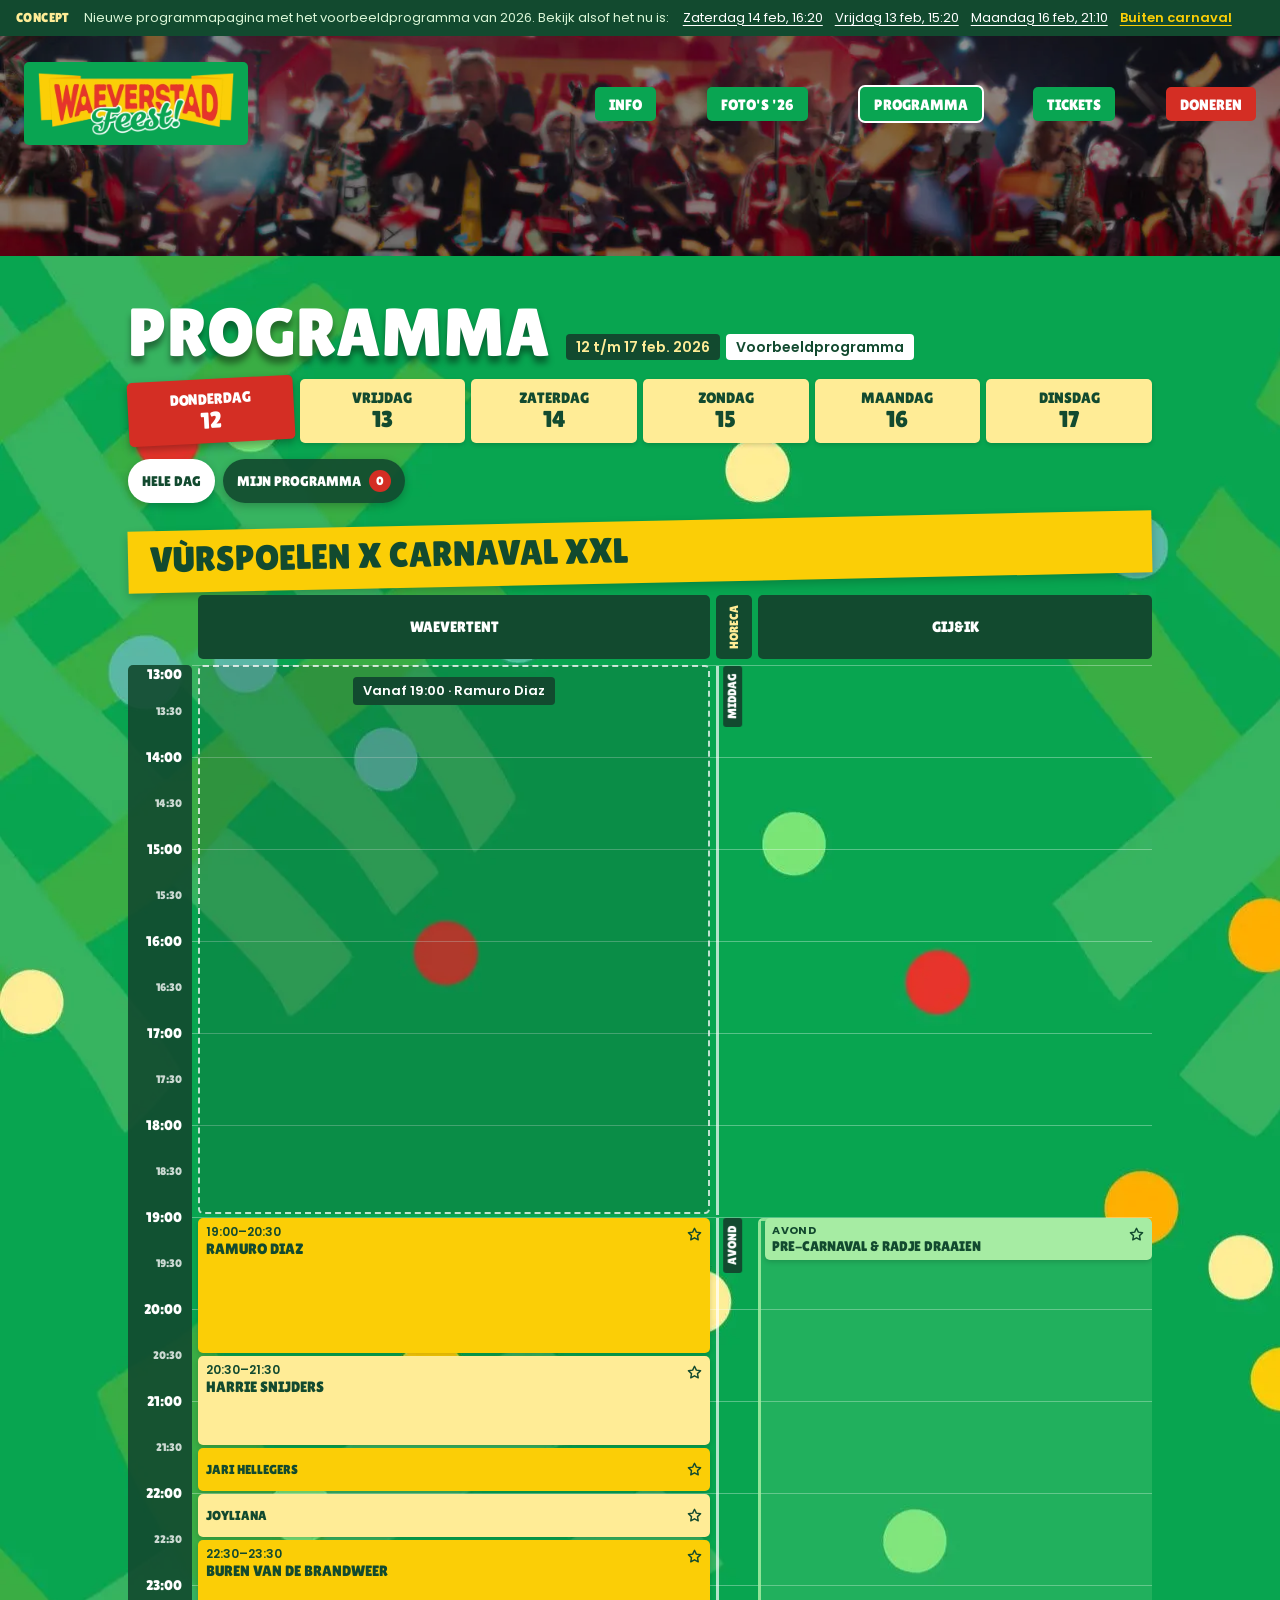
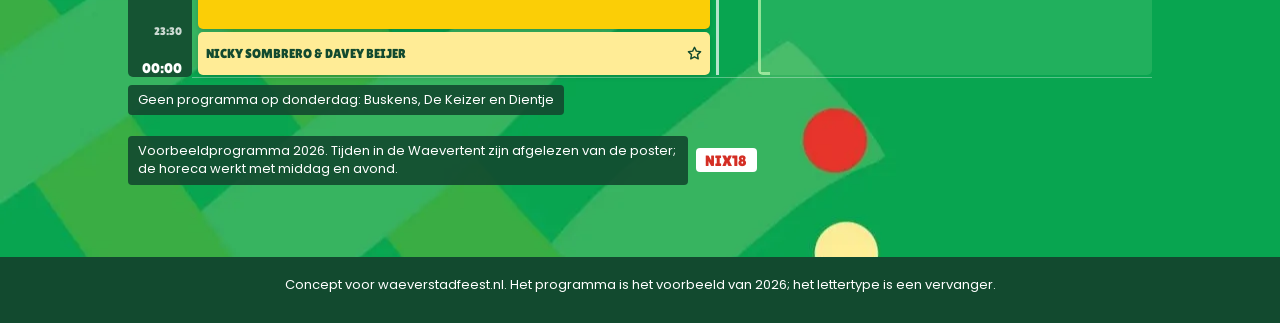
<file: docs/index.html>
<!doctype html>
<html lang="nl">
<head>
<meta charset="utf-8">
<meta name="viewport" content="width=device-width, initial-scale=1">
<meta name="robots" content="noindex, nofollow">
<title>Programma | Waeverstadfeest (concept)</title>
<link rel="preload" href="assets/fonts/LilitaOne-Regular.ttf" as="font" type="font/ttf" crossorigin>
<link rel="icon" href="assets/favicon.png" sizes="192x192">
<link rel="stylesheet" href="assets/schedule.css?v=857a0300">
<style>
/* Self-hosted OFL fonts (see assets/fonts/OFL-*.txt): no requests to Google, so no visitor IPs leave this page. */
@font-face { font-family: 'Lilita One'; font-style: normal; font-weight: 400; font-display: swap; src: url(assets/fonts/LilitaOne-Regular.ttf) format('truetype'); }
@font-face { font-family: 'Poppins'; font-style: normal; font-weight: 400; font-display: swap; src: url(assets/fonts/poppins-400.woff2) format('woff2'); }
@font-face { font-family: 'Poppins'; font-style: normal; font-weight: 500; font-display: swap; src: url(assets/fonts/poppins-500.woff2) format('woff2'); }
@font-face { font-family: 'Poppins'; font-style: normal; font-weight: 600; font-display: swap; src: url(assets/fonts/poppins-600.woff2) format('woff2'); }
@font-face { font-family: 'Poppins'; font-style: normal; font-weight: 700; font-display: swap; src: url(assets/fonts/poppins-700.woff2) format('woff2'); }
html { background: #09a552; }
body { margin: 0; color: #124a2f; font-family: Poppins, Helvetica, Arial, sans-serif; background: #09a552 url(assets/background.webp) left top / 1980px auto repeat; }
.wvp { --wvp-display: 'Lilita One', Poppins, Helvetica, Arial, sans-serif; }
.demo-bar { display: flex; flex-wrap: wrap; align-items: center; gap: 6px 14px; padding: 9px 16px; background: #124a2f; color: #fff; font-size: 13px; line-height: 1.4; }
.demo-bar strong { font-family: 'Lilita One', Poppins, sans-serif; font-weight: 400; color: #ffec96; letter-spacing: .03em; text-transform: uppercase; }
.demo-bar span { color: #d9f5d6; }
.demo-bar nav { display: flex; flex-wrap: wrap; gap: 4px 12px; }
.demo-bar a { color: #fff; text-underline-offset: 3px; }
.demo-bar a[aria-current] { color: #fbce06; font-weight: 600; }
.site-head { position: relative; height: 220px; background: #2a1d1a url(assets/hero.webp) center 30% / cover; }
.site-head::after { content: ''; position: absolute; inset: 0; background: rgba(0, 0, 0, .28); }
.site-nav { position: relative; z-index: 1; display: flex; align-items: center; justify-content: space-between; gap: 24px; padding: 26px 24px; }
.site-nav img { display: block; height: 64px; width: auto; }
.site-nav ul { display: flex; gap: clamp(16px, 4vw, 64px); margin: 0; padding: 0; list-style: none; }
.site-nav a { display: inline-block; padding: 10px 14px 9px; border-radius: 5px; background: #09a552; color: #fff; font-family: 'Lilita One', Poppins, sans-serif; font-size: 15px; line-height: 1; text-decoration: none; text-transform: uppercase; }
.site-nav a.donate { background: #d42e24; }
.site-nav a[aria-current] { box-shadow: 0 0 0 2px #fff; }
.burger { display: none; width: 42px; height: 42px; place-content: center; gap: 5px; border: 2px solid #fff; border-radius: 5px; background: #e6342a; }
.burger i { display: block; width: 20px; height: 3px; border-radius: 2px; background: #fff; }
main { padding: 44px 0 72px; }
.row { width: 80%; max-width: 1080px; margin: 0 auto; }
.demo-foot { padding: 18px 16px 28px; background: #124a2f; color: #fff; font-size: 13px; text-align: center; }
@media (max-width: 980px) {
  .site-head { height: 120px; }
  .site-nav { padding: 16px; }
  .site-nav img { height: 46px; }
  .site-nav ul { display: none; }
  .burger { display: grid; }
  main { padding-top: 26px; }
  .row { width: auto; margin: 0 16px; }
}
</style>
</head>
<body>
<div class="demo-bar"><strong>Concept</strong><span>Nieuwe programmapagina met het voorbeeldprogramma van 2026. Bekijk alsof het nu is:</span><nav><a href="?now=2026-02-14T16:20" data-now="2026-02-14T16:20">Zaterdag 14 feb, 16:20</a><a href="?now=2026-02-13T15:20" data-now="2026-02-13T15:20">Vrijdag 13 feb, 15:20</a><a href="?now=2026-02-16T21:10" data-now="2026-02-16T21:10">Maandag 16 feb, 21:10</a><a href="./" data-now="">Buiten carnaval</a></nav></div>
<header class="site-head">
  <div class="site-nav">
    <a href="https://waeverstadfeest.nl/" aria-label="Waeverstad Feest! home"><img src="assets/logo.webp" alt="Waeverstad Feest!" width="196" height="64"></a>
    <ul>
      <li><a href="https://waeverstadfeest.nl/info/">Info</a></li>
      <li><a href="https://waeverstadfeest.nl/fotos/">Foto's '26</a></li>
      <li><a href="./" aria-current="page">Programma</a></li>
      <li><a href="https://waeverstadfeest.nl/tickets/">Tickets</a></li>
      <li><a class="donate" href="https://waeverstadfeest.nl/doneren/">Doneren</a></li>
    </ul>
    <span class="burger" aria-hidden="true"><i></i><i></i><i></i></span>
  </div>
</header>
<main><div class="row">
<div class="wvp" data-wvp data-start="13" data-end="24" data-year="2026" style="--hours:11"><script>document.currentScript.parentNode.setAttribute("data-js","")</script><div class="wvp-header"><h2 class="wvp-title">Programma</h2><p class="wvp-period"><span>12 t/m 17 feb. 2026</span><span class="wvp-sample">Voorbeeldprogramma</span></p></div><div class="wvp-days" role="tablist" aria-label="Kies een dag"><button type="button" role="tab" class="wvp-daytab" id="wvp-tab-2026-02-12" data-date="2026-02-12" aria-controls="wvp-day-2026-02-12" aria-selected="true"><span class="wvp-daytab-short" aria-hidden="true">DO</span><span class="wvp-daytab-long" aria-hidden="true">donderdag</span><span class="wvp-daytab-num" aria-hidden="true">12</span><span class="wvp-sr">donderdag 12 februari</span></button><button type="button" role="tab" class="wvp-daytab" id="wvp-tab-2026-02-13" data-date="2026-02-13" aria-controls="wvp-day-2026-02-13" aria-selected="false" tabindex="-1"><span class="wvp-daytab-short" aria-hidden="true">VR</span><span class="wvp-daytab-long" aria-hidden="true">vrijdag</span><span class="wvp-daytab-num" aria-hidden="true">13</span><span class="wvp-sr">vrijdag 13 februari</span></button><button type="button" role="tab" class="wvp-daytab" id="wvp-tab-2026-02-14" data-date="2026-02-14" aria-controls="wvp-day-2026-02-14" aria-selected="false" tabindex="-1"><span class="wvp-daytab-short" aria-hidden="true">ZA</span><span class="wvp-daytab-long" aria-hidden="true">zaterdag</span><span class="wvp-daytab-num" aria-hidden="true">14</span><span class="wvp-sr">zaterdag 14 februari</span></button><button type="button" role="tab" class="wvp-daytab" id="wvp-tab-2026-02-15" data-date="2026-02-15" aria-controls="wvp-day-2026-02-15" aria-selected="false" tabindex="-1"><span class="wvp-daytab-short" aria-hidden="true">ZO</span><span class="wvp-daytab-long" aria-hidden="true">zondag</span><span class="wvp-daytab-num" aria-hidden="true">15</span><span class="wvp-sr">zondag 15 februari</span></button><button type="button" role="tab" class="wvp-daytab" id="wvp-tab-2026-02-16" data-date="2026-02-16" aria-controls="wvp-day-2026-02-16" aria-selected="false" tabindex="-1"><span class="wvp-daytab-short" aria-hidden="true">MA</span><span class="wvp-daytab-long" aria-hidden="true">maandag</span><span class="wvp-daytab-num" aria-hidden="true">16</span><span class="wvp-sr">maandag 16 februari</span></button><button type="button" role="tab" class="wvp-daytab" id="wvp-tab-2026-02-17" data-date="2026-02-17" aria-controls="wvp-day-2026-02-17" aria-selected="false" tabindex="-1"><span class="wvp-daytab-short" aria-hidden="true">DI</span><span class="wvp-daytab-long" aria-hidden="true">dinsdag</span><span class="wvp-daytab-num" aria-hidden="true">17</span><span class="wvp-sr">dinsdag 17 februari</span></button></div><section class="wvp-mine" hidden aria-labelledby="wvp-mine-title"><h3 class="wvp-mine-title" id="wvp-mine-title">Mijn programma</h3><div class="wvp-mine-list"></div><p class="wvp-hint" role="status">Tik op het sterretje bij een act. Dan staat hij hier, ook als je de pagina later weer opent.</p></section><section class="wvp-day is-active" id="wvp-day-2026-02-12" role="tabpanel" aria-labelledby="wvp-tab-2026-02-12" data-date="2026-02-12"><header class="wvp-theme"><h3 class="wvp-theme-title"><span class="wvp-theme-date">Donderdag 12 februari: </span><span class="wvp-theme-part">Vùrspoelen x Carnaval XXL</span></h3></header><div class="wvp-timeline"><div class="wvp-scroller" tabindex="0" role="region" aria-label="Tijdlijn donderdag 12 februari. Veeg of scroll opzij voor de rest van de dag."><div class="wvp-canvas"><div class="wvp-ruler" aria-hidden="true"><span class="wvp-corner"></span><div class="wvp-ticks"><span class="wvp-tick" style="--t:0">13:00</span><span class="wvp-tick wvp-tick--half" style="--t:0.5">13:30</span><span class="wvp-tick" style="--t:1">14:00</span><span class="wvp-tick wvp-tick--half" style="--t:1.5">14:30</span><span class="wvp-tick" style="--t:2">15:00</span><span class="wvp-tick wvp-tick--half" style="--t:2.5">15:30</span><span class="wvp-tick" style="--t:3">16:00</span><span class="wvp-tick wvp-tick--half" style="--t:3.5">16:30</span><span class="wvp-tick" style="--t:4">17:00</span><span class="wvp-tick wvp-tick--half" style="--t:4.5">17:30</span><span class="wvp-tick" style="--t:5">18:00</span><span class="wvp-tick wvp-tick--half" style="--t:5.5">18:30</span><span class="wvp-tick" style="--t:6">19:00</span><span class="wvp-tick wvp-tick--half" style="--t:6.5">19:30</span><span class="wvp-tick" style="--t:7">20:00</span><span class="wvp-tick wvp-tick--half" style="--t:7.5">20:30</span><span class="wvp-tick" style="--t:8">21:00</span><span class="wvp-tick wvp-tick--half" style="--t:8.5">21:30</span><span class="wvp-tick" style="--t:9">22:00</span><span class="wvp-tick wvp-tick--half" style="--t:9.5">22:30</span><span class="wvp-tick" style="--t:10">23:00</span><span class="wvp-tick wvp-tick--half" style="--t:10.5">23:30</span><span class="wvp-tick" style="--t:11">00:00</span></div></div><div class="wvp-hourlines" aria-hidden="true"><i style="--t:0"></i><i style="--t:1"></i><i style="--t:2"></i><i style="--t:3"></i><i style="--t:4"></i><i style="--t:5"></i><i style="--t:6"></i><i style="--t:7"></i><i style="--t:8"></i><i style="--t:9"></i><i style="--t:10"></i><i style="--t:11"></i></div><div class="wvp-row" data-location="waevertent"><h4 class="wvp-label">Waevertent</h4><ol class="wvp-lane" style="--lanes:1"><li class="wvp-gap" aria-hidden="true" style="--from:0;--dur:6"><span>Vanaf 19:00 · Ramuro Diaz</span></li><li class="wvp-slot" style="--from:6;--dur:1.5" data-id="2026-02-12_waevertent_19:00_ramuro-diaz" data-from="19" data-to="20.5"><div class="wvp-slot-inner"><time class="wvp-time">19:00<span class="wvp-time-end">–20:30</span></time><span class="wvp-name">Ramuro Diaz</span><button type="button" class="wvp-star" aria-pressed="false" aria-label="Ramuro Diaz bewaren in Mijn programma"><svg viewBox="0 0 24 24" aria-hidden="true" focusable="false"><path d="M12 3.2l2.6 5.5 6 .8-4.4 4.1 1.1 5.9L12 16.6l-5.3 2.9 1.1-5.9-4.4-4.1 6-.8z"/></svg></button></div></li><li class="wvp-slot wvp-slot--alt" style="--from:7.5;--dur:1" data-id="2026-02-12_waevertent_20:30_harrie-snijders" data-from="20.5" data-to="21.5"><div class="wvp-slot-inner"><time class="wvp-time">20:30<span class="wvp-time-end">–21:30</span></time><span class="wvp-name">Harrie Snijders</span><button type="button" class="wvp-star" aria-pressed="false" aria-label="Harrie Snijders bewaren in Mijn programma"><svg viewBox="0 0 24 24" aria-hidden="true" focusable="false"><path d="M12 3.2l2.6 5.5 6 .8-4.4 4.1 1.1 5.9L12 16.6l-5.3 2.9 1.1-5.9-4.4-4.1 6-.8z"/></svg></button></div></li><li class="wvp-slot wvp-slot--short" style="--from:8.5;--dur:0.5" data-id="2026-02-12_waevertent_21:30_jari-hellegers" data-from="21.5" data-to="22"><div class="wvp-slot-inner"><time class="wvp-time">21:30<span class="wvp-time-end">–22:00</span></time><span class="wvp-name">Jari Hellegers</span><button type="button" class="wvp-star" aria-pressed="false" aria-label="Jari Hellegers bewaren in Mijn programma"><svg viewBox="0 0 24 24" aria-hidden="true" focusable="false"><path d="M12 3.2l2.6 5.5 6 .8-4.4 4.1 1.1 5.9L12 16.6l-5.3 2.9 1.1-5.9-4.4-4.1 6-.8z"/></svg></button></div></li><li class="wvp-slot wvp-slot--alt wvp-slot--short" style="--from:9;--dur:0.5" data-id="2026-02-12_waevertent_22:00_joyliana" data-from="22" data-to="22.5"><div class="wvp-slot-inner"><time class="wvp-time">22:00<span class="wvp-time-end">–22:30</span></time><span class="wvp-name">Joyliana</span><button type="button" class="wvp-star" aria-pressed="false" aria-label="Joyliana bewaren in Mijn programma"><svg viewBox="0 0 24 24" aria-hidden="true" focusable="false"><path d="M12 3.2l2.6 5.5 6 .8-4.4 4.1 1.1 5.9L12 16.6l-5.3 2.9 1.1-5.9-4.4-4.1 6-.8z"/></svg></button></div></li><li class="wvp-slot" style="--from:9.5;--dur:1" data-id="2026-02-12_waevertent_22:30_buren-van-de-brandweer" data-from="22.5" data-to="23.5"><div class="wvp-slot-inner"><time class="wvp-time">22:30<span class="wvp-time-end">–23:30</span></time><span class="wvp-name">Buren van de Brandweer</span><button type="button" class="wvp-star" aria-pressed="false" aria-label="Buren van de Brandweer bewaren in Mijn programma"><svg viewBox="0 0 24 24" aria-hidden="true" focusable="false"><path d="M12 3.2l2.6 5.5 6 .8-4.4 4.1 1.1 5.9L12 16.6l-5.3 2.9 1.1-5.9-4.4-4.1 6-.8z"/></svg></button></div></li><li class="wvp-slot wvp-slot--alt wvp-slot--short" style="--from:10.5;--dur:0.5" data-id="2026-02-12_waevertent_23:30_nicky-sombrero-davey-beijer" data-from="23.5" data-to="24"><div class="wvp-slot-inner"><time class="wvp-time">23:30<span class="wvp-time-end">–00:00</span></time><span class="wvp-name">Nicky Sombrero &amp; Davey Beijer</span><button type="button" class="wvp-star" aria-pressed="false" aria-label="Nicky Sombrero &amp; Davey Beijer bewaren in Mijn programma"><svg viewBox="0 0 24 24" aria-hidden="true" focusable="false"><path d="M12 3.2l2.6 5.5 6 .8-4.4 4.1 1.1 5.9L12 16.6l-5.3 2.9 1.1-5.9-4.4-4.1 6-.8z"/></svg></button></div></li></ol></div><div class="wvp-row wvp-row--divider"><h4 class="wvp-label wvp-label--divider">Horeca</h4><div class="wvp-dayparts" aria-hidden="true"><span style="--from:0;--dur:6"><b>Middag</b></span><span style="--from:6;--dur:5"><b>Avond</b></span></div></div><div class="wvp-row wvp-row--bar" data-location="gijik" style="--lanes:1"><h4 class="wvp-label">Gij&amp;Ik</h4><ol class="wvp-lane"><li class="wvp-slot wvp-slot--daypart" style="--from:6;--dur:5;--lane:0" data-id="2026-02-12_gijik_evening_pre-carnaval-radje-draaien" data-from="19" data-to="24"><div class="wvp-slot-inner"><span class="wvp-part">Avond</span><span class="wvp-name">Pre-carnaval &amp; radje draaien</span><button type="button" class="wvp-star" aria-pressed="false" aria-label="Pre-carnaval &amp; radje draaien bewaren in Mijn programma"><svg viewBox="0 0 24 24" aria-hidden="true" focusable="false"><path d="M12 3.2l2.6 5.5 6 .8-4.4 4.1 1.1 5.9L12 16.6l-5.3 2.9 1.1-5.9-4.4-4.1 6-.8z"/></svg></button></div></li></ol></div><div class="wvp-now" hidden aria-hidden="true"><span class="wvp-now-tag">Nu <b></b></span></div></div></div><p class="wvp-closed">Geen programma op donderdag: Buskens, De Keizer en Dientje</p></div></section><section class="wvp-day" id="wvp-day-2026-02-13" role="tabpanel" aria-labelledby="wvp-tab-2026-02-13" data-date="2026-02-13"><header class="wvp-theme"><h3 class="wvp-theme-title"><span class="wvp-theme-date">Vrijdag 13 februari: </span><span class="wvp-theme-part">Nietwerkbal</span><span class="wvp-amp" aria-hidden="true"> &amp; </span><span class="wvp-sr">, </span><span class="wvp-theme-part">Crazy Carnaval Cantus <span class="wvp-age">18+</span></span></h3><p class="wvp-theme-sub">Dé gezelligste vrijmibo!</p></header><div class="wvp-timeline"><div class="wvp-scroller" tabindex="0" role="region" aria-label="Tijdlijn vrijdag 13 februari. Veeg of scroll opzij voor de rest van de dag."><div class="wvp-canvas"><div class="wvp-ruler" aria-hidden="true"><span class="wvp-corner"></span><div class="wvp-ticks"><span class="wvp-tick" style="--t:0">13:00</span><span class="wvp-tick wvp-tick--half" style="--t:0.5">13:30</span><span class="wvp-tick" style="--t:1">14:00</span><span class="wvp-tick wvp-tick--half" style="--t:1.5">14:30</span><span class="wvp-tick" style="--t:2">15:00</span><span class="wvp-tick wvp-tick--half" style="--t:2.5">15:30</span><span class="wvp-tick" style="--t:3">16:00</span><span class="wvp-tick wvp-tick--half" style="--t:3.5">16:30</span><span class="wvp-tick" style="--t:4">17:00</span><span class="wvp-tick wvp-tick--half" style="--t:4.5">17:30</span><span class="wvp-tick" style="--t:5">18:00</span><span class="wvp-tick wvp-tick--half" style="--t:5.5">18:30</span><span class="wvp-tick" style="--t:6">19:00</span><span class="wvp-tick wvp-tick--half" style="--t:6.5">19:30</span><span class="wvp-tick" style="--t:7">20:00</span><span class="wvp-tick wvp-tick--half" style="--t:7.5">20:30</span><span class="wvp-tick" style="--t:8">21:00</span><span class="wvp-tick wvp-tick--half" style="--t:8.5">21:30</span><span class="wvp-tick" style="--t:9">22:00</span><span class="wvp-tick wvp-tick--half" style="--t:9.5">22:30</span><span class="wvp-tick" style="--t:10">23:00</span><span class="wvp-tick wvp-tick--half" style="--t:10.5">23:30</span><span class="wvp-tick" style="--t:11">00:00</span></div></div><div class="wvp-hourlines" aria-hidden="true"><i style="--t:0"></i><i style="--t:1"></i><i style="--t:2"></i><i style="--t:3"></i><i style="--t:4"></i><i style="--t:5"></i><i style="--t:6"></i><i style="--t:7"></i><i style="--t:8"></i><i style="--t:9"></i><i style="--t:10"></i><i style="--t:11"></i></div><div class="wvp-row wvp-row--flags" data-location="waevertent"><h4 class="wvp-label">Waevertent</h4><ol class="wvp-lane" style="--lanes:1"><li class="wvp-slot" style="--from:0;--dur:2.25" data-id="2026-02-13_waevertent_13:00_dj-marcel" data-from="13" data-to="15.25"><div class="wvp-slot-inner"><time class="wvp-time">13:00<span class="wvp-time-end">–15:15</span></time><span class="wvp-name">DJ Marcel</span><button type="button" class="wvp-star" aria-pressed="false" aria-label="DJ Marcel bewaren in Mijn programma"><svg viewBox="0 0 24 24" aria-hidden="true" focusable="false"><path d="M12 3.2l2.6 5.5 6 .8-4.4 4.1 1.1 5.9L12 16.6l-5.3 2.9 1.1-5.9-4.4-4.1 6-.8z"/></svg></button></div></li><li class="wvp-slot wvp-slot--highlight" style="--from:2.25;--dur:0.25" data-id="2026-02-13_waevertent_15:15_eerste-vat-aanslaan" data-from="15.25" data-to="15.5"><div class="wvp-slot-inner"><span class="wvp-flag">Eerste vat aanslaan</span><time class="wvp-time">15:15</time><span class="wvp-sr">Eerste vat aanslaan</span></div></li><li class="wvp-slot wvp-slot--alt wvp-slot--short" style="--from:2.5;--dur:0.5" data-id="2026-02-13_waevertent_15:30_ralph-de-kort" data-from="15.5" data-to="16"><div class="wvp-slot-inner"><time class="wvp-time">15:30<span class="wvp-time-end">–16:00</span></time><span class="wvp-name">Ralph de Kort</span><button type="button" class="wvp-star" aria-pressed="false" aria-label="Ralph de Kort bewaren in Mijn programma"><svg viewBox="0 0 24 24" aria-hidden="true" focusable="false"><path d="M12 3.2l2.6 5.5 6 .8-4.4 4.1 1.1 5.9L12 16.6l-5.3 2.9 1.1-5.9-4.4-4.1 6-.8z"/></svg></button></div></li><li class="wvp-slot wvp-slot--short" style="--from:3;--dur:0.5" data-id="2026-02-13_waevertent_16:00_zanger-rens" data-from="16" data-to="16.5"><div class="wvp-slot-inner"><time class="wvp-time">16:00<span class="wvp-time-end">–16:30</span></time><span class="wvp-name">Zanger Rens</span><button type="button" class="wvp-star" aria-pressed="false" aria-label="Zanger Rens bewaren in Mijn programma"><svg viewBox="0 0 24 24" aria-hidden="true" focusable="false"><path d="M12 3.2l2.6 5.5 6 .8-4.4 4.1 1.1 5.9L12 16.6l-5.3 2.9 1.1-5.9-4.4-4.1 6-.8z"/></svg></button></div></li><li class="wvp-slot wvp-slot--alt wvp-slot--short" style="--from:3.5;--dur:0.5" data-id="2026-02-13_waevertent_16:30_geen-stempel" data-from="16.5" data-to="17"><div class="wvp-slot-inner"><time class="wvp-time">16:30<span class="wvp-time-end">–17:00</span></time><span class="wvp-name">Geen Stempel</span><button type="button" class="wvp-star" aria-pressed="false" aria-label="Geen Stempel bewaren in Mijn programma"><svg viewBox="0 0 24 24" aria-hidden="true" focusable="false"><path d="M12 3.2l2.6 5.5 6 .8-4.4 4.1 1.1 5.9L12 16.6l-5.3 2.9 1.1-5.9-4.4-4.1 6-.8z"/></svg></button></div></li><li class="wvp-slot" style="--from:4;--dur:1.5" data-id="2026-02-13_waevertent_17:00_dj-marcel" data-from="17" data-to="18.5"><div class="wvp-slot-inner"><time class="wvp-time">17:00<span class="wvp-time-end">–18:30</span></time><span class="wvp-name">DJ Marcel</span><button type="button" class="wvp-star" aria-pressed="false" aria-label="DJ Marcel bewaren in Mijn programma"><svg viewBox="0 0 24 24" aria-hidden="true" focusable="false"><path d="M12 3.2l2.6 5.5 6 .8-4.4 4.1 1.1 5.9L12 16.6l-5.3 2.9 1.1-5.9-4.4-4.1 6-.8z"/></svg></button></div></li><li class="wvp-slot wvp-slot--alt" style="--from:6.5;--dur:4.5" data-id="2026-02-13_waevertent_19:30_crazy-carnaval-cantus" data-from="19.5" data-to="24"><div class="wvp-slot-inner"><time class="wvp-time">19:30<span class="wvp-time-end">–00:00</span></time><span class="wvp-name">Crazy Carnaval Cantus <span class="wvp-age">18+</span></span><button type="button" class="wvp-star" aria-pressed="false" aria-label="Crazy Carnaval Cantus bewaren in Mijn programma"><svg viewBox="0 0 24 24" aria-hidden="true" focusable="false"><path d="M12 3.2l2.6 5.5 6 .8-4.4 4.1 1.1 5.9L12 16.6l-5.3 2.9 1.1-5.9-4.4-4.1 6-.8z"/></svg></button></div></li></ol></div><div class="wvp-row wvp-row--divider"><h4 class="wvp-label wvp-label--divider">Horeca</h4><div class="wvp-dayparts" aria-hidden="true"><span style="--from:0;--dur:6"><b>Middag</b></span><span style="--from:6;--dur:5"><b>Avond</b></span></div></div><div class="wvp-row wvp-row--bar" data-location="gijik" style="--lanes:1"><h4 class="wvp-label">Gij&amp;Ik</h4><ol class="wvp-lane"><li class="wvp-slot wvp-slot--daypart" style="--from:0;--dur:6;--lane:0" data-id="2026-02-13_gijik_afternoon_vurproeven" data-from="13" data-to="19"><div class="wvp-slot-inner"><span class="wvp-part">Middag</span><span class="wvp-name">Vurproeven</span><span class="wvp-with">Radje draaien &amp; BOZU buitenbar</span><button type="button" class="wvp-star" aria-pressed="false" aria-label="Vurproeven bewaren in Mijn programma"><svg viewBox="0 0 24 24" aria-hidden="true" focusable="false"><path d="M12 3.2l2.6 5.5 6 .8-4.4 4.1 1.1 5.9L12 16.6l-5.3 2.9 1.1-5.9-4.4-4.1 6-.8z"/></svg></button></div></li><li class="wvp-slot wvp-slot--daypart" style="--from:6;--dur:5;--lane:0" data-id="2026-02-13_gijik_evening_apres-ski-party" data-from="19" data-to="24"><div class="wvp-slot-inner"><span class="wvp-part">Avond</span><span class="wvp-name">Apres ski party</span><span class="wvp-with">DJ Dimitri Lanos</span><button type="button" class="wvp-star" aria-pressed="false" aria-label="Apres ski party bewaren in Mijn programma"><svg viewBox="0 0 24 24" aria-hidden="true" focusable="false"><path d="M12 3.2l2.6 5.5 6 .8-4.4 4.1 1.1 5.9L12 16.6l-5.3 2.9 1.1-5.9-4.4-4.1 6-.8z"/></svg></button></div></li></ol></div><div class="wvp-row wvp-row--bar" data-location="buskens" style="--lanes:1"><h4 class="wvp-label">Buskens</h4><ol class="wvp-lane"><li class="wvp-slot wvp-slot--daypart" style="--from:6;--dur:5;--lane:0" data-id="2026-02-13_buskens_evening_apres-ski-party" data-from="19" data-to="24"><div class="wvp-slot-inner"><span class="wvp-part">Avond</span><span class="wvp-name">Apres ski party</span><span class="wvp-with">DJ MCHL</span><button type="button" class="wvp-star" aria-pressed="false" aria-label="Apres ski party bewaren in Mijn programma"><svg viewBox="0 0 24 24" aria-hidden="true" focusable="false"><path d="M12 3.2l2.6 5.5 6 .8-4.4 4.1 1.1 5.9L12 16.6l-5.3 2.9 1.1-5.9-4.4-4.1 6-.8z"/></svg></button></div></li></ol></div><div class="wvp-row wvp-row--bar" data-location="dientje" style="--lanes:1"><h4 class="wvp-label">Dientje</h4><ol class="wvp-lane"><li class="wvp-slot wvp-slot--daypart" style="--from:0;--dur:6;--lane:0" data-id="2026-02-13_dientje_afternoon_lerarencaf-e" data-from="13" data-to="19"><div class="wvp-slot-inner"><span class="wvp-part">Middag</span><span class="wvp-name">Lerarencafé</span><span class="wvp-with">DJ Irmo</span><button type="button" class="wvp-star" aria-pressed="false" aria-label="Lerarencafé bewaren in Mijn programma"><svg viewBox="0 0 24 24" aria-hidden="true" focusable="false"><path d="M12 3.2l2.6 5.5 6 .8-4.4 4.1 1.1 5.9L12 16.6l-5.3 2.9 1.1-5.9-4.4-4.1 6-.8z"/></svg></button></div></li><li class="wvp-slot wvp-slot--daypart" style="--from:6;--dur:5;--lane:0" data-id="2026-02-13_dientje_evening_kronenbal" data-from="19" data-to="24"><div class="wvp-slot-inner"><span class="wvp-part">Avond</span><span class="wvp-name">Kronenbal</span><span class="wvp-with">DJ Adriaan &amp; DJ Dauza</span><button type="button" class="wvp-star" aria-pressed="false" aria-label="Kronenbal bewaren in Mijn programma"><svg viewBox="0 0 24 24" aria-hidden="true" focusable="false"><path d="M12 3.2l2.6 5.5 6 .8-4.4 4.1 1.1 5.9L12 16.6l-5.3 2.9 1.1-5.9-4.4-4.1 6-.8z"/></svg></button></div></li></ol></div><div class="wvp-now" hidden aria-hidden="true"><span class="wvp-now-tag">Nu <b></b></span></div></div></div><p class="wvp-closed">Geen programma op vrijdag: De Keizer</p></div></section><section class="wvp-day" id="wvp-day-2026-02-14" role="tabpanel" aria-labelledby="wvp-tab-2026-02-14" data-date="2026-02-14"><header class="wvp-theme"><h3 class="wvp-theme-title"><span class="wvp-theme-date">Zaterdag 14 februari: </span><span class="wvp-theme-part">Klossen los!</span><span class="wvp-amp" aria-hidden="true"> &amp; </span><span class="wvp-sr">, </span><span class="wvp-theme-part">Waeverstad zingt</span></h3><p class="wvp-theme-sub">Buiten op ’t Waeverplein · Met de CCC-band</p></header><div class="wvp-timeline"><div class="wvp-scroller" tabindex="0" role="region" aria-label="Tijdlijn zaterdag 14 februari. Veeg of scroll opzij voor de rest van de dag."><div class="wvp-canvas"><div class="wvp-ruler" aria-hidden="true"><span class="wvp-corner"></span><div class="wvp-ticks"><span class="wvp-tick" style="--t:0">13:00</span><span class="wvp-tick wvp-tick--half" style="--t:0.5">13:30</span><span class="wvp-tick" style="--t:1">14:00</span><span class="wvp-tick wvp-tick--half" style="--t:1.5">14:30</span><span class="wvp-tick" style="--t:2">15:00</span><span class="wvp-tick wvp-tick--half" style="--t:2.5">15:30</span><span class="wvp-tick" style="--t:3">16:00</span><span class="wvp-tick wvp-tick--half" style="--t:3.5">16:30</span><span class="wvp-tick" style="--t:4">17:00</span><span class="wvp-tick wvp-tick--half" style="--t:4.5">17:30</span><span class="wvp-tick" style="--t:5">18:00</span><span class="wvp-tick wvp-tick--half" style="--t:5.5">18:30</span><span class="wvp-tick" style="--t:6">19:00</span><span class="wvp-tick wvp-tick--half" style="--t:6.5">19:30</span><span class="wvp-tick" style="--t:7">20:00</span><span class="wvp-tick wvp-tick--half" style="--t:7.5">20:30</span><span class="wvp-tick" style="--t:8">21:00</span><span class="wvp-tick wvp-tick--half" style="--t:8.5">21:30</span><span class="wvp-tick" style="--t:9">22:00</span><span class="wvp-tick wvp-tick--half" style="--t:9.5">22:30</span><span class="wvp-tick" style="--t:10">23:00</span><span class="wvp-tick wvp-tick--half" style="--t:10.5">23:30</span><span class="wvp-tick" style="--t:11">00:00</span></div></div><div class="wvp-hourlines" aria-hidden="true"><i style="--t:0"></i><i style="--t:1"></i><i style="--t:2"></i><i style="--t:3"></i><i style="--t:4"></i><i style="--t:5"></i><i style="--t:6"></i><i style="--t:7"></i><i style="--t:8"></i><i style="--t:9"></i><i style="--t:10"></i><i style="--t:11"></i></div><div class="wvp-row wvp-row--flags" data-location="buiten"><h4 class="wvp-label">Buiten podium<small>op ’t Waeverplein</small></h4><ol class="wvp-lane" style="--lanes:1"><li class="wvp-slot" style="--from:0;--dur:2" data-id="2026-02-14_buiten_13:00_dj-harmless" data-from="13" data-to="15"><div class="wvp-slot-inner"><time class="wvp-time">13:00<span class="wvp-time-end">–15:00</span></time><span class="wvp-name">DJ Harmless</span><button type="button" class="wvp-star" aria-pressed="false" aria-label="DJ Harmless bewaren in Mijn programma"><svg viewBox="0 0 24 24" aria-hidden="true" focusable="false"><path d="M12 3.2l2.6 5.5 6 .8-4.4 4.1 1.1 5.9L12 16.6l-5.3 2.9 1.1-5.9-4.4-4.1 6-.8z"/></svg></button></div></li><li class="wvp-slot wvp-slot--highlight" style="--from:2;--dur:0.25" data-id="2026-02-14_buiten_15:00_onthulling-van-de-waever" data-from="15" data-to="15.25"><div class="wvp-slot-inner"><span class="wvp-flag">Onthulling van de Waever</span><time class="wvp-time">15:00</time><span class="wvp-sr">Onthulling van de Waever, Samen met de Gimmertse hoogheden</span></div></li><li class="wvp-slot wvp-slot--alt wvp-slot--short" style="--from:2.25;--dur:0.5" data-id="2026-02-14_buiten_15:15_huub-hangop" data-from="15.25" data-to="15.75"><div class="wvp-slot-inner"><time class="wvp-time">15:15<span class="wvp-time-end">–15:45</span></time><span class="wvp-name">Huub Hangop</span><button type="button" class="wvp-star" aria-pressed="false" aria-label="Huub Hangop bewaren in Mijn programma"><svg viewBox="0 0 24 24" aria-hidden="true" focusable="false"><path d="M12 3.2l2.6 5.5 6 .8-4.4 4.1 1.1 5.9L12 16.6l-5.3 2.9 1.1-5.9-4.4-4.1 6-.8z"/></svg></button></div></li><li class="wvp-slot wvp-slot--short" style="--from:2.75;--dur:0.5" data-id="2026-02-14_buiten_15:45_dj-harmless" data-from="15.75" data-to="16.25"><div class="wvp-slot-inner"><time class="wvp-time">15:45<span class="wvp-time-end">–16:15</span></time><span class="wvp-name">DJ Harmless</span><button type="button" class="wvp-star" aria-pressed="false" aria-label="DJ Harmless bewaren in Mijn programma"><svg viewBox="0 0 24 24" aria-hidden="true" focusable="false"><path d="M12 3.2l2.6 5.5 6 .8-4.4 4.1 1.1 5.9L12 16.6l-5.3 2.9 1.1-5.9-4.4-4.1 6-.8z"/></svg></button></div></li><li class="wvp-slot wvp-slot--alt wvp-slot--short" style="--from:3.25;--dur:0.5" data-id="2026-02-14_buiten_16:15_cv-moeilijk-straal" data-from="16.25" data-to="16.75"><div class="wvp-slot-inner"><time class="wvp-time">16:15<span class="wvp-time-end">–16:45</span></time><span class="wvp-name">CV Moeilijk Straal</span><button type="button" class="wvp-star" aria-pressed="false" aria-label="CV Moeilijk Straal bewaren in Mijn programma"><svg viewBox="0 0 24 24" aria-hidden="true" focusable="false"><path d="M12 3.2l2.6 5.5 6 .8-4.4 4.1 1.1 5.9L12 16.6l-5.3 2.9 1.1-5.9-4.4-4.1 6-.8z"/></svg></button></div></li><li class="wvp-slot" style="--from:3.75;--dur:2.25" data-id="2026-02-14_buiten_16:45_dj-harmless" data-from="16.75" data-to="19"><div class="wvp-slot-inner"><time class="wvp-time">16:45<span class="wvp-time-end">–19:00</span></time><span class="wvp-name">DJ Harmless</span><button type="button" class="wvp-star" aria-pressed="false" aria-label="DJ Harmless bewaren in Mijn programma"><svg viewBox="0 0 24 24" aria-hidden="true" focusable="false"><path d="M12 3.2l2.6 5.5 6 .8-4.4 4.1 1.1 5.9L12 16.6l-5.3 2.9 1.1-5.9-4.4-4.1 6-.8z"/></svg></button></div></li></ol></div><div class="wvp-row" data-location="waevertent"><h4 class="wvp-label">Waevertent</h4><ol class="wvp-lane" style="--lanes:1"><li class="wvp-gap" aria-hidden="true" style="--from:0;--dur:6"><span>Vanaf 19:00 · Ramuro Diaz</span></li><li class="wvp-slot wvp-slot--short" style="--from:6;--dur:0.5" data-id="2026-02-14_waevertent_19:00_ramuro-diaz" data-from="19" data-to="19.5"><div class="wvp-slot-inner"><time class="wvp-time">19:00<span class="wvp-time-end">–19:30</span></time><span class="wvp-name">Ramuro Diaz</span><button type="button" class="wvp-star" aria-pressed="false" aria-label="Ramuro Diaz bewaren in Mijn programma"><svg viewBox="0 0 24 24" aria-hidden="true" focusable="false"><path d="M12 3.2l2.6 5.5 6 .8-4.4 4.1 1.1 5.9L12 16.6l-5.3 2.9 1.1-5.9-4.4-4.1 6-.8z"/></svg></button></div></li><li class="wvp-slot wvp-slot--alt" style="--from:6.5;--dur:1" data-id="2026-02-14_waevertent_19:30_crazy-carnaval-cantusband" data-from="19.5" data-to="20.5"><div class="wvp-slot-inner"><time class="wvp-time">19:30<span class="wvp-time-end">–20:30</span></time><span class="wvp-name">Crazy Carnaval Cantusband</span><button type="button" class="wvp-star" aria-pressed="false" aria-label="Crazy Carnaval Cantusband bewaren in Mijn programma"><svg viewBox="0 0 24 24" aria-hidden="true" focusable="false"><path d="M12 3.2l2.6 5.5 6 .8-4.4 4.1 1.1 5.9L12 16.6l-5.3 2.9 1.1-5.9-4.4-4.1 6-.8z"/></svg></button></div></li><li class="wvp-slot wvp-slot--short" style="--from:7.5;--dur:0.5" data-id="2026-02-14_waevertent_20:30_ramuro-diaz" data-from="20.5" data-to="21"><div class="wvp-slot-inner"><time class="wvp-time">20:30<span class="wvp-time-end">–21:00</span></time><span class="wvp-name">Ramuro Diaz</span><button type="button" class="wvp-star" aria-pressed="false" aria-label="Ramuro Diaz bewaren in Mijn programma"><svg viewBox="0 0 24 24" aria-hidden="true" focusable="false"><path d="M12 3.2l2.6 5.5 6 .8-4.4 4.1 1.1 5.9L12 16.6l-5.3 2.9 1.1-5.9-4.4-4.1 6-.8z"/></svg></button></div></li><li class="wvp-slot wvp-slot--alt" style="--from:8;--dur:0.75" data-id="2026-02-14_waevertent_21:00_one-two-trio" data-from="21" data-to="21.75"><div class="wvp-slot-inner"><time class="wvp-time">21:00<span class="wvp-time-end">–21:45</span></time><span class="wvp-name">One Two Trio</span><button type="button" class="wvp-star" aria-pressed="false" aria-label="One Two Trio bewaren in Mijn programma"><svg viewBox="0 0 24 24" aria-hidden="true" focusable="false"><path d="M12 3.2l2.6 5.5 6 .8-4.4 4.1 1.1 5.9L12 16.6l-5.3 2.9 1.1-5.9-4.4-4.1 6-.8z"/></svg></button></div></li><li class="wvp-slot" style="--from:8.75;--dur:0.75" data-id="2026-02-14_waevertent_21:45_ramuro-diaz" data-from="21.75" data-to="22.5"><div class="wvp-slot-inner"><time class="wvp-time">21:45<span class="wvp-time-end">–22:30</span></time><span class="wvp-name">Ramuro Diaz</span><button type="button" class="wvp-star" aria-pressed="false" aria-label="Ramuro Diaz bewaren in Mijn programma"><svg viewBox="0 0 24 24" aria-hidden="true" focusable="false"><path d="M12 3.2l2.6 5.5 6 .8-4.4 4.1 1.1 5.9L12 16.6l-5.3 2.9 1.1-5.9-4.4-4.1 6-.8z"/></svg></button></div></li><li class="wvp-slot wvp-slot--alt" style="--from:9.5;--dur:1" data-id="2026-02-14_waevertent_22:30_lampegastuh" data-from="22.5" data-to="23.5"><div class="wvp-slot-inner"><time class="wvp-time">22:30<span class="wvp-time-end">–23:30</span></time><span class="wvp-name">Lampegastuh</span><button type="button" class="wvp-star" aria-pressed="false" aria-label="Lampegastuh bewaren in Mijn programma"><svg viewBox="0 0 24 24" aria-hidden="true" focusable="false"><path d="M12 3.2l2.6 5.5 6 .8-4.4 4.1 1.1 5.9L12 16.6l-5.3 2.9 1.1-5.9-4.4-4.1 6-.8z"/></svg></button></div></li><li class="wvp-slot wvp-slot--short" style="--from:10.5;--dur:0.5" data-id="2026-02-14_waevertent_23:30_ramuro-diaz" data-from="23.5" data-to="24"><div class="wvp-slot-inner"><time class="wvp-time">23:30<span class="wvp-time-end">–00:00</span></time><span class="wvp-name">Ramuro Diaz</span><button type="button" class="wvp-star" aria-pressed="false" aria-label="Ramuro Diaz bewaren in Mijn programma"><svg viewBox="0 0 24 24" aria-hidden="true" focusable="false"><path d="M12 3.2l2.6 5.5 6 .8-4.4 4.1 1.1 5.9L12 16.6l-5.3 2.9 1.1-5.9-4.4-4.1 6-.8z"/></svg></button></div></li></ol></div><div class="wvp-row wvp-row--divider"><h4 class="wvp-label wvp-label--divider">Horeca</h4><div class="wvp-dayparts" aria-hidden="true"><span style="--from:0;--dur:6"><b>Middag</b></span><span style="--from:6;--dur:5"><b>Avond</b></span></div></div><div class="wvp-row wvp-row--bar" data-location="gijik" style="--lanes:1"><h4 class="wvp-label">Gij&amp;Ik</h4><ol class="wvp-lane"><li class="wvp-slot wvp-slot--daypart" style="--from:0;--dur:6;--lane:0" data-id="2026-02-14_gijik_afternoon_vurproeven" data-from="13" data-to="19"><div class="wvp-slot-inner"><span class="wvp-part">Middag</span><span class="wvp-name">Vurproeven</span><span class="wvp-with">Buitenbar open</span><button type="button" class="wvp-star" aria-pressed="false" aria-label="Vurproeven bewaren in Mijn programma"><svg viewBox="0 0 24 24" aria-hidden="true" focusable="false"><path d="M12 3.2l2.6 5.5 6 .8-4.4 4.1 1.1 5.9L12 16.6l-5.3 2.9 1.1-5.9-4.4-4.1 6-.8z"/></svg></button></div></li><li class="wvp-slot wvp-slot--daypart" style="--from:6;--dur:5;--lane:0" data-id="2026-02-14_gijik_evening_nozem-avond" data-from="19" data-to="24"><div class="wvp-slot-inner"><span class="wvp-part">Avond</span><span class="wvp-name">Nozem-avond</span><span class="wvp-with">DJ MCHL</span><button type="button" class="wvp-star" aria-pressed="false" aria-label="Nozem-avond bewaren in Mijn programma"><svg viewBox="0 0 24 24" aria-hidden="true" focusable="false"><path d="M12 3.2l2.6 5.5 6 .8-4.4 4.1 1.1 5.9L12 16.6l-5.3 2.9 1.1-5.9-4.4-4.1 6-.8z"/></svg></button></div></li></ol></div><div class="wvp-row wvp-row--bar" data-location="buskens" style="--lanes:1"><h4 class="wvp-label">Buskens</h4><ol class="wvp-lane"><li class="wvp-slot wvp-slot--daypart" style="--from:0;--dur:6;--lane:0" data-id="2026-02-14_buskens_afternoon_kindermatinee" data-from="13" data-to="19"><div class="wvp-slot-inner"><span class="wvp-part">Middag</span><span class="wvp-name">Kindermatinee</span><button type="button" class="wvp-star" aria-pressed="false" aria-label="Kindermatinee bewaren in Mijn programma"><svg viewBox="0 0 24 24" aria-hidden="true" focusable="false"><path d="M12 3.2l2.6 5.5 6 .8-4.4 4.1 1.1 5.9L12 16.6l-5.3 2.9 1.1-5.9-4.4-4.1 6-.8z"/></svg></button></div></li><li class="wvp-slot wvp-slot--daypart" style="--from:6;--dur:5;--lane:0" data-id="2026-02-14_buskens_evening_nozem-avond" data-from="19" data-to="24"><div class="wvp-slot-inner"><span class="wvp-part">Avond</span><span class="wvp-name">Nozem-avond</span><span class="wvp-with">DJ MCHL</span><button type="button" class="wvp-star" aria-pressed="false" aria-label="Nozem-avond bewaren in Mijn programma"><svg viewBox="0 0 24 24" aria-hidden="true" focusable="false"><path d="M12 3.2l2.6 5.5 6 .8-4.4 4.1 1.1 5.9L12 16.6l-5.3 2.9 1.1-5.9-4.4-4.1 6-.8z"/></svg></button></div></li></ol></div><div class="wvp-row wvp-row--bar" data-location="keizer" style="--lanes:1"><h4 class="wvp-label">De Keizer</h4><ol class="wvp-lane"><li class="wvp-slot wvp-slot--daypart wvp-slot--allday" style="--from:0;--dur:11;--lane:0" data-id="2026-02-14_keizer_allday_2-uurkes-vooraf" data-from="13" data-to="24"><div class="wvp-slot-inner"><span class="wvp-part">Middag + avond</span><span class="wvp-name">2 uurkes vooraf</span><span class="wvp-with">Heintje Davids Collectief, Feest-DJ Aad</span><button type="button" class="wvp-star" aria-pressed="false" aria-label="2 uurkes vooraf bewaren in Mijn programma"><svg viewBox="0 0 24 24" aria-hidden="true" focusable="false"><path d="M12 3.2l2.6 5.5 6 .8-4.4 4.1 1.1 5.9L12 16.6l-5.3 2.9 1.1-5.9-4.4-4.1 6-.8z"/></svg></button></div></li></ol></div><div class="wvp-row wvp-row--bar" data-location="dientje" style="--lanes:1"><h4 class="wvp-label">Dientje</h4><ol class="wvp-lane"><li class="wvp-slot wvp-slot--daypart" style="--from:0;--dur:6;--lane:0" data-id="2026-02-14_dientje_afternoon_start-carnaval-kindermatinee" data-from="13" data-to="19"><div class="wvp-slot-inner"><span class="wvp-part">Middag</span><span class="wvp-name">Start carnaval &amp; kindermatinee</span><span class="wvp-with">Heintje Davids &amp; DJ Majid</span><button type="button" class="wvp-star" aria-pressed="false" aria-label="Start carnaval &amp; kindermatinee bewaren in Mijn programma"><svg viewBox="0 0 24 24" aria-hidden="true" focusable="false"><path d="M12 3.2l2.6 5.5 6 .8-4.4 4.1 1.1 5.9L12 16.6l-5.3 2.9 1.1-5.9-4.4-4.1 6-.8z"/></svg></button></div></li><li class="wvp-slot wvp-slot--daypart" style="--from:6;--dur:5;--lane:0" data-id="2026-02-14_dientje_evening_carnavalsbal" data-from="19" data-to="24"><div class="wvp-slot-inner"><span class="wvp-part">Avond</span><span class="wvp-name">Carnavalsbal</span><span class="wvp-with">DJ Thomas &amp; DJ Dimitri &amp; Bende Betoeterd</span><button type="button" class="wvp-star" aria-pressed="false" aria-label="Carnavalsbal bewaren in Mijn programma"><svg viewBox="0 0 24 24" aria-hidden="true" focusable="false"><path d="M12 3.2l2.6 5.5 6 .8-4.4 4.1 1.1 5.9L12 16.6l-5.3 2.9 1.1-5.9-4.4-4.1 6-.8z"/></svg></button></div></li></ol></div><div class="wvp-now" hidden aria-hidden="true"><span class="wvp-now-tag">Nu <b></b></span></div></div></div></div></section><section class="wvp-day" id="wvp-day-2026-02-15" role="tabpanel" aria-labelledby="wvp-tab-2026-02-15" data-date="2026-02-15"><header class="wvp-theme"><h3 class="wvp-theme-title"><span class="wvp-theme-date">Zondag 15 februari: </span><span class="wvp-theme-part">Snipperdag XXL</span></h3><p class="wvp-theme-sub">Met de Groot Gemertse optocht</p></header><div class="wvp-timeline"><div class="wvp-scroller" tabindex="0" role="region" aria-label="Tijdlijn zondag 15 februari. Veeg of scroll opzij voor de rest van de dag."><div class="wvp-canvas"><div class="wvp-ruler" aria-hidden="true"><span class="wvp-corner"></span><div class="wvp-ticks"><span class="wvp-tick" style="--t:0">13:00</span><span class="wvp-tick wvp-tick--half" style="--t:0.5">13:30</span><span class="wvp-tick" style="--t:1">14:00</span><span class="wvp-tick wvp-tick--half" style="--t:1.5">14:30</span><span class="wvp-tick" style="--t:2">15:00</span><span class="wvp-tick wvp-tick--half" style="--t:2.5">15:30</span><span class="wvp-tick" style="--t:3">16:00</span><span class="wvp-tick wvp-tick--half" style="--t:3.5">16:30</span><span class="wvp-tick" style="--t:4">17:00</span><span class="wvp-tick wvp-tick--half" style="--t:4.5">17:30</span><span class="wvp-tick" style="--t:5">18:00</span><span class="wvp-tick wvp-tick--half" style="--t:5.5">18:30</span><span class="wvp-tick" style="--t:6">19:00</span><span class="wvp-tick wvp-tick--half" style="--t:6.5">19:30</span><span class="wvp-tick" style="--t:7">20:00</span><span class="wvp-tick wvp-tick--half" style="--t:7.5">20:30</span><span class="wvp-tick" style="--t:8">21:00</span><span class="wvp-tick wvp-tick--half" style="--t:8.5">21:30</span><span class="wvp-tick" style="--t:9">22:00</span><span class="wvp-tick wvp-tick--half" style="--t:9.5">22:30</span><span class="wvp-tick" style="--t:10">23:00</span><span class="wvp-tick wvp-tick--half" style="--t:10.5">23:30</span><span class="wvp-tick" style="--t:11">00:00</span></div></div><div class="wvp-hourlines" aria-hidden="true"><i style="--t:0"></i><i style="--t:1"></i><i style="--t:2"></i><i style="--t:3"></i><i style="--t:4"></i><i style="--t:5"></i><i style="--t:6"></i><i style="--t:7"></i><i style="--t:8"></i><i style="--t:9"></i><i style="--t:10"></i><i style="--t:11"></i></div><div class="wvp-row" data-location="buiten"><h4 class="wvp-label">Buiten podium<small>op ’t Waeverplein</small></h4><ol class="wvp-lane" style="--lanes:1"><li class="wvp-slot" style="--from:0;--dur:2" data-id="2026-02-15_buiten_13:00_dj-bart" data-from="13" data-to="15"><div class="wvp-slot-inner"><time class="wvp-time">13:00<span class="wvp-time-end">–15:00</span></time><span class="wvp-name">DJ Bart</span><button type="button" class="wvp-star" aria-pressed="false" aria-label="DJ Bart bewaren in Mijn programma"><svg viewBox="0 0 24 24" aria-hidden="true" focusable="false"><path d="M12 3.2l2.6 5.5 6 .8-4.4 4.1 1.1 5.9L12 16.6l-5.3 2.9 1.1-5.9-4.4-4.1 6-.8z"/></svg></button></div></li><li class="wvp-slot wvp-slot--alt" style="--from:2;--dur:1" data-id="2026-02-15_buiten_15:00_james-tuns" data-from="15" data-to="16"><div class="wvp-slot-inner"><time class="wvp-time">15:00<span class="wvp-time-end">–16:00</span></time><span class="wvp-name">James Tuns</span><button type="button" class="wvp-star" aria-pressed="false" aria-label="James Tuns bewaren in Mijn programma"><svg viewBox="0 0 24 24" aria-hidden="true" focusable="false"><path d="M12 3.2l2.6 5.5 6 .8-4.4 4.1 1.1 5.9L12 16.6l-5.3 2.9 1.1-5.9-4.4-4.1 6-.8z"/></svg></button></div></li><li class="wvp-slot" style="--from:3;--dur:1" data-id="2026-02-15_buiten_16:00_woeste-wessel" data-from="16" data-to="17"><div class="wvp-slot-inner"><time class="wvp-time">16:00<span class="wvp-time-end">–17:00</span></time><span class="wvp-name">Woeste Wessel</span><button type="button" class="wvp-star" aria-pressed="false" aria-label="Woeste Wessel bewaren in Mijn programma"><svg viewBox="0 0 24 24" aria-hidden="true" focusable="false"><path d="M12 3.2l2.6 5.5 6 .8-4.4 4.1 1.1 5.9L12 16.6l-5.3 2.9 1.1-5.9-4.4-4.1 6-.8z"/></svg></button></div></li><li class="wvp-slot wvp-slot--alt" style="--from:4;--dur:1" data-id="2026-02-15_buiten_17:00_ramuro-diaz" data-from="17" data-to="18"><div class="wvp-slot-inner"><time class="wvp-time">17:00<span class="wvp-time-end">–18:00</span></time><span class="wvp-name">Ramuro Diaz</span><button type="button" class="wvp-star" aria-pressed="false" aria-label="Ramuro Diaz bewaren in Mijn programma"><svg viewBox="0 0 24 24" aria-hidden="true" focusable="false"><path d="M12 3.2l2.6 5.5 6 .8-4.4 4.1 1.1 5.9L12 16.6l-5.3 2.9 1.1-5.9-4.4-4.1 6-.8z"/></svg></button></div></li><li class="wvp-slot" style="--from:5;--dur:1" data-id="2026-02-15_buiten_18:00_the-darkraver" data-from="18" data-to="19"><div class="wvp-slot-inner"><time class="wvp-time">18:00<span class="wvp-time-end">–19:00</span></time><span class="wvp-name">The Darkraver</span><button type="button" class="wvp-star" aria-pressed="false" aria-label="The Darkraver bewaren in Mijn programma"><svg viewBox="0 0 24 24" aria-hidden="true" focusable="false"><path d="M12 3.2l2.6 5.5 6 .8-4.4 4.1 1.1 5.9L12 16.6l-5.3 2.9 1.1-5.9-4.4-4.1 6-.8z"/></svg></button></div></li></ol></div><div class="wvp-row" data-location="waevertent"><h4 class="wvp-label">Waevertent</h4><ol class="wvp-lane" style="--lanes:1"><li class="wvp-gap" aria-hidden="true" style="--from:0;--dur:6"><span>Vanaf 19:00 · DJ Marcel</span></li><li class="wvp-slot" style="--from:6;--dur:1.5" data-id="2026-02-15_waevertent_19:00_dj-marcel" data-from="19" data-to="20.5"><div class="wvp-slot-inner"><time class="wvp-time">19:00<span class="wvp-time-end">–20:30</span></time><span class="wvp-name">DJ Marcel</span><button type="button" class="wvp-star" aria-pressed="false" aria-label="DJ Marcel bewaren in Mijn programma"><svg viewBox="0 0 24 24" aria-hidden="true" focusable="false"><path d="M12 3.2l2.6 5.5 6 .8-4.4 4.1 1.1 5.9L12 16.6l-5.3 2.9 1.1-5.9-4.4-4.1 6-.8z"/></svg></button></div></li><li class="wvp-slot wvp-slot--alt" style="--from:7.5;--dur:1.5" data-id="2026-02-15_waevertent_20:30_bar-gezellig-live" data-from="20.5" data-to="22"><div class="wvp-slot-inner"><time class="wvp-time">20:30<span class="wvp-time-end">–22:00</span></time><span class="wvp-name">Bar Gezellig Live!</span><button type="button" class="wvp-star" aria-pressed="false" aria-label="Bar Gezellig Live! bewaren in Mijn programma"><svg viewBox="0 0 24 24" aria-hidden="true" focusable="false"><path d="M12 3.2l2.6 5.5 6 .8-4.4 4.1 1.1 5.9L12 16.6l-5.3 2.9 1.1-5.9-4.4-4.1 6-.8z"/></svg></button></div></li><li class="wvp-slot wvp-slot--short" style="--from:9;--dur:0.5" data-id="2026-02-15_waevertent_22:00_dj-marcel" data-from="22" data-to="22.5"><div class="wvp-slot-inner"><time class="wvp-time">22:00<span class="wvp-time-end">–22:30</span></time><span class="wvp-name">DJ Marcel</span><button type="button" class="wvp-star" aria-pressed="false" aria-label="DJ Marcel bewaren in Mijn programma"><svg viewBox="0 0 24 24" aria-hidden="true" focusable="false"><path d="M12 3.2l2.6 5.5 6 .8-4.4 4.1 1.1 5.9L12 16.6l-5.3 2.9 1.1-5.9-4.4-4.1 6-.8z"/></svg></button></div></li><li class="wvp-slot wvp-slot--alt" style="--from:9.5;--dur:1.5" data-id="2026-02-15_waevertent_22:30_bar-gezellig-live" data-from="22.5" data-to="24"><div class="wvp-slot-inner"><time class="wvp-time">22:30<span class="wvp-time-end">–00:00</span></time><span class="wvp-name">Bar Gezellig Live!</span><button type="button" class="wvp-star" aria-pressed="false" aria-label="Bar Gezellig Live! bewaren in Mijn programma"><svg viewBox="0 0 24 24" aria-hidden="true" focusable="false"><path d="M12 3.2l2.6 5.5 6 .8-4.4 4.1 1.1 5.9L12 16.6l-5.3 2.9 1.1-5.9-4.4-4.1 6-.8z"/></svg></button></div></li></ol></div><div class="wvp-row wvp-row--divider"><h4 class="wvp-label wvp-label--divider">Horeca</h4><div class="wvp-dayparts" aria-hidden="true"><span style="--from:0;--dur:6"><b>Middag</b></span><span style="--from:6;--dur:5"><b>Avond</b></span></div></div><div class="wvp-row wvp-row--bar" data-location="gijik" style="--lanes:1"><h4 class="wvp-label">Gij&amp;Ik</h4><ol class="wvp-lane"><li class="wvp-slot wvp-slot--daypart" style="--from:0;--dur:6;--lane:0" data-id="2026-02-15_gijik_afternoon_muziek-tijdens-d-n-optocht" data-from="13" data-to="19"><div class="wvp-slot-inner"><span class="wvp-part">Middag</span><span class="wvp-name">Muziek tijdens d’n optocht</span><span class="wvp-with">Buiten: met Tweekeerdehelft</span><button type="button" class="wvp-star" aria-pressed="false" aria-label="Muziek tijdens d’n optocht bewaren in Mijn programma"><svg viewBox="0 0 24 24" aria-hidden="true" focusable="false"><path d="M12 3.2l2.6 5.5 6 .8-4.4 4.1 1.1 5.9L12 16.6l-5.3 2.9 1.1-5.9-4.4-4.1 6-.8z"/></svg></button></div></li><li class="wvp-slot wvp-slot--daypart" style="--from:6;--dur:5;--lane:0" data-id="2026-02-15_gijik_evening_optocht-afterparty" data-from="19" data-to="24"><div class="wvp-slot-inner"><span class="wvp-part">Avond</span><span class="wvp-name">Optocht afterparty</span><span class="wvp-with">DJ Nando, The Darkraver</span><button type="button" class="wvp-star" aria-pressed="false" aria-label="Optocht afterparty bewaren in Mijn programma"><svg viewBox="0 0 24 24" aria-hidden="true" focusable="false"><path d="M12 3.2l2.6 5.5 6 .8-4.4 4.1 1.1 5.9L12 16.6l-5.3 2.9 1.1-5.9-4.4-4.1 6-.8z"/></svg></button></div></li></ol></div><div class="wvp-row wvp-row--bar" data-location="buskens" style="--lanes:1"><h4 class="wvp-label">Buskens</h4><ol class="wvp-lane"><li class="wvp-slot wvp-slot--daypart" style="--from:0;--dur:6;--lane:0" data-id="2026-02-15_buskens_afternoon_kindermatinee" data-from="13" data-to="19"><div class="wvp-slot-inner"><span class="wvp-part">Middag</span><span class="wvp-name">Kindermatinee</span><button type="button" class="wvp-star" aria-pressed="false" aria-label="Kindermatinee bewaren in Mijn programma"><svg viewBox="0 0 24 24" aria-hidden="true" focusable="false"><path d="M12 3.2l2.6 5.5 6 .8-4.4 4.1 1.1 5.9L12 16.6l-5.3 2.9 1.1-5.9-4.4-4.1 6-.8z"/></svg></button></div></li><li class="wvp-slot wvp-slot--daypart" style="--from:6;--dur:5;--lane:0" data-id="2026-02-15_buskens_evening_optocht-afterparty" data-from="19" data-to="24"><div class="wvp-slot-inner"><span class="wvp-part">Avond</span><span class="wvp-name">Optocht afterparty</span><span class="wvp-with">DJ Nando</span><button type="button" class="wvp-star" aria-pressed="false" aria-label="Optocht afterparty bewaren in Mijn programma"><svg viewBox="0 0 24 24" aria-hidden="true" focusable="false"><path d="M12 3.2l2.6 5.5 6 .8-4.4 4.1 1.1 5.9L12 16.6l-5.3 2.9 1.1-5.9-4.4-4.1 6-.8z"/></svg></button></div></li></ol></div><div class="wvp-row wvp-row--bar" data-location="keizer" style="--lanes:1"><h4 class="wvp-label">De Keizer</h4><ol class="wvp-lane"><li class="wvp-slot wvp-slot--daypart wvp-slot--allday" style="--from:0;--dur:11;--lane:0" data-id="2026-02-15_keizer_allday_optochtbal" data-from="13" data-to="24"><div class="wvp-slot-inner"><span class="wvp-part">Middag + avond</span><span class="wvp-name">Optochtbal</span><span class="wvp-with">Feest-DJ’s Aad en Hans &amp; prijsuitreiking optocht</span><button type="button" class="wvp-star" aria-pressed="false" aria-label="Optochtbal bewaren in Mijn programma"><svg viewBox="0 0 24 24" aria-hidden="true" focusable="false"><path d="M12 3.2l2.6 5.5 6 .8-4.4 4.1 1.1 5.9L12 16.6l-5.3 2.9 1.1-5.9-4.4-4.1 6-.8z"/></svg></button></div></li></ol></div><div class="wvp-row wvp-row--bar" data-location="dientje" style="--lanes:1"><h4 class="wvp-label">Dientje</h4><ol class="wvp-lane"><li class="wvp-slot wvp-slot--daypart" style="--from:0;--dur:6;--lane:0" data-id="2026-02-15_dientje_afternoon_kindermatinee-optocht-feestje" data-from="13" data-to="19"><div class="wvp-slot-inner"><span class="wvp-part">Middag</span><span class="wvp-name">Kindermatinee &amp; optocht feestje</span><span class="wvp-with">DJ Tim &amp; De Knaoiers</span><button type="button" class="wvp-star" aria-pressed="false" aria-label="Kindermatinee &amp; optocht feestje bewaren in Mijn programma"><svg viewBox="0 0 24 24" aria-hidden="true" focusable="false"><path d="M12 3.2l2.6 5.5 6 .8-4.4 4.1 1.1 5.9L12 16.6l-5.3 2.9 1.1-5.9-4.4-4.1 6-.8z"/></svg></button></div></li><li class="wvp-slot wvp-slot--daypart" style="--from:6;--dur:5;--lane:0" data-id="2026-02-15_dientje_evening_zak-ns-lekker-door" data-from="19" data-to="24"><div class="wvp-slot-inner"><span class="wvp-part">Avond</span><span class="wvp-name">Zak ’ns lekker door</span><span class="wvp-with">“Stoutd” &amp; DJ Vito</span><button type="button" class="wvp-star" aria-pressed="false" aria-label="Zak ’ns lekker door bewaren in Mijn programma"><svg viewBox="0 0 24 24" aria-hidden="true" focusable="false"><path d="M12 3.2l2.6 5.5 6 .8-4.4 4.1 1.1 5.9L12 16.6l-5.3 2.9 1.1-5.9-4.4-4.1 6-.8z"/></svg></button></div></li></ol></div><div class="wvp-now" hidden aria-hidden="true"><span class="wvp-now-tag">Nu <b></b></span></div></div></div></div></section><section class="wvp-day" id="wvp-day-2026-02-16" role="tabpanel" aria-labelledby="wvp-tab-2026-02-16" data-date="2026-02-16"><header class="wvp-theme"><h3 class="wvp-theme-title"><span class="wvp-theme-date">Maandag 16 februari: </span><span class="wvp-theme-part">Rondje Waeverstad</span><span class="wvp-amp" aria-hidden="true"> &amp; </span><span class="wvp-sr">, </span><span class="wvp-theme-part">Uit je heilige losbol</span></h3><p class="wvp-theme-sub">Thema: rood-wit-groen</p></header><div class="wvp-timeline"><div class="wvp-scroller" tabindex="0" role="region" aria-label="Tijdlijn maandag 16 februari. Veeg of scroll opzij voor de rest van de dag."><div class="wvp-canvas"><div class="wvp-ruler" aria-hidden="true"><span class="wvp-corner"></span><div class="wvp-ticks"><span class="wvp-tick" style="--t:0">13:00</span><span class="wvp-tick wvp-tick--half" style="--t:0.5">13:30</span><span class="wvp-tick" style="--t:1">14:00</span><span class="wvp-tick wvp-tick--half" style="--t:1.5">14:30</span><span class="wvp-tick" style="--t:2">15:00</span><span class="wvp-tick wvp-tick--half" style="--t:2.5">15:30</span><span class="wvp-tick" style="--t:3">16:00</span><span class="wvp-tick wvp-tick--half" style="--t:3.5">16:30</span><span class="wvp-tick" style="--t:4">17:00</span><span class="wvp-tick wvp-tick--half" style="--t:4.5">17:30</span><span class="wvp-tick" style="--t:5">18:00</span><span class="wvp-tick wvp-tick--half" style="--t:5.5">18:30</span><span class="wvp-tick" style="--t:6">19:00</span><span class="wvp-tick wvp-tick--half" style="--t:6.5">19:30</span><span class="wvp-tick" style="--t:7">20:00</span><span class="wvp-tick wvp-tick--half" style="--t:7.5">20:30</span><span class="wvp-tick" style="--t:8">21:00</span><span class="wvp-tick wvp-tick--half" style="--t:8.5">21:30</span><span class="wvp-tick" style="--t:9">22:00</span><span class="wvp-tick wvp-tick--half" style="--t:9.5">22:30</span><span class="wvp-tick" style="--t:10">23:00</span><span class="wvp-tick wvp-tick--half" style="--t:10.5">23:30</span><span class="wvp-tick" style="--t:11">00:00</span></div></div><div class="wvp-hourlines" aria-hidden="true"><i style="--t:0"></i><i style="--t:1"></i><i style="--t:2"></i><i style="--t:3"></i><i style="--t:4"></i><i style="--t:5"></i><i style="--t:6"></i><i style="--t:7"></i><i style="--t:8"></i><i style="--t:9"></i><i style="--t:10"></i><i style="--t:11"></i></div><div class="wvp-row wvp-row--flags" data-location="waevertent"><h4 class="wvp-label">Waevertent</h4><ol class="wvp-lane" style="--lanes:1"><li class="wvp-slot" style="--from:0;--dur:6" data-id="2026-02-16_waevertent_13:00_dj-bart-blaaskapellen" data-from="13" data-to="19"><div class="wvp-slot-inner"><time class="wvp-time">13:00<span class="wvp-time-end">–19:00</span></time><span class="wvp-name">DJ Bart &amp; Blaaskapellen</span><button type="button" class="wvp-star" aria-pressed="false" aria-label="DJ Bart &amp; Blaaskapellen bewaren in Mijn programma"><svg viewBox="0 0 24 24" aria-hidden="true" focusable="false"><path d="M12 3.2l2.6 5.5 6 .8-4.4 4.1 1.1 5.9L12 16.6l-5.3 2.9 1.1-5.9-4.4-4.1 6-.8z"/></svg></button></div></li><li class="wvp-slot wvp-slot--alt wvp-slot--short" style="--from:6;--dur:0.5" data-id="2026-02-16_waevertent_19:00_dj-marcel" data-from="19" data-to="19.5"><div class="wvp-slot-inner"><time class="wvp-time">19:00<span class="wvp-time-end">–19:30</span></time><span class="wvp-name">DJ Marcel</span><button type="button" class="wvp-star" aria-pressed="false" aria-label="DJ Marcel bewaren in Mijn programma"><svg viewBox="0 0 24 24" aria-hidden="true" focusable="false"><path d="M12 3.2l2.6 5.5 6 .8-4.4 4.1 1.1 5.9L12 16.6l-5.3 2.9 1.1-5.9-4.4-4.1 6-.8z"/></svg></button></div></li><li class="wvp-slot wvp-slot--highlight wvp-slot--roomy" style="--from:6.5;--dur:0.5" data-id="2026-02-16_waevertent_19:30_prijsuitreiking-rondje-waeverstad" data-from="19.5" data-to="20"><div class="wvp-slot-inner"><span class="wvp-flag">Prijsuitreiking Rondje Waeverstad</span><time class="wvp-time">19:30</time><span class="wvp-sr">Prijsuitreiking Rondje Waeverstad</span></div></li><li class="wvp-slot wvp-slot--short" style="--from:7;--dur:0.5" data-id="2026-02-16_waevertent_20:00_cv-de-kapotte-kachels" data-from="20" data-to="20.5"><div class="wvp-slot-inner"><time class="wvp-time">20:00<span class="wvp-time-end">–20:30</span></time><span class="wvp-name">CV De Kapotte Kachels</span><button type="button" class="wvp-star" aria-pressed="false" aria-label="CV De Kapotte Kachels bewaren in Mijn programma"><svg viewBox="0 0 24 24" aria-hidden="true" focusable="false"><path d="M12 3.2l2.6 5.5 6 .8-4.4 4.1 1.1 5.9L12 16.6l-5.3 2.9 1.1-5.9-4.4-4.1 6-.8z"/></svg></button></div></li><li class="wvp-slot wvp-slot--alt wvp-slot--short" style="--from:7.5;--dur:0.5" data-id="2026-02-16_waevertent_20:30_dj-marcel" data-from="20.5" data-to="21"><div class="wvp-slot-inner"><time class="wvp-time">20:30<span class="wvp-time-end">–21:00</span></time><span class="wvp-name">DJ Marcel</span><button type="button" class="wvp-star" aria-pressed="false" aria-label="DJ Marcel bewaren in Mijn programma"><svg viewBox="0 0 24 24" aria-hidden="true" focusable="false"><path d="M12 3.2l2.6 5.5 6 .8-4.4 4.1 1.1 5.9L12 16.6l-5.3 2.9 1.1-5.9-4.4-4.1 6-.8z"/></svg></button></div></li><li class="wvp-slot wvp-slot--short" style="--from:8;--dur:0.5" data-id="2026-02-16_waevertent_21:00_mosterd-na-de-maaltijd" data-from="21" data-to="21.5"><div class="wvp-slot-inner"><time class="wvp-time">21:00<span class="wvp-time-end">–21:30</span></time><span class="wvp-name">Mosterd na de Maaltijd</span><button type="button" class="wvp-star" aria-pressed="false" aria-label="Mosterd na de Maaltijd bewaren in Mijn programma"><svg viewBox="0 0 24 24" aria-hidden="true" focusable="false"><path d="M12 3.2l2.6 5.5 6 .8-4.4 4.1 1.1 5.9L12 16.6l-5.3 2.9 1.1-5.9-4.4-4.1 6-.8z"/></svg></button></div></li><li class="wvp-slot wvp-slot--alt" style="--from:8.5;--dur:1.25" data-id="2026-02-16_waevertent_21:30_dj-marcel" data-from="21.5" data-to="22.75"><div class="wvp-slot-inner"><time class="wvp-time">21:30<span class="wvp-time-end">–22:45</span></time><span class="wvp-name">DJ Marcel</span><button type="button" class="wvp-star" aria-pressed="false" aria-label="DJ Marcel bewaren in Mijn programma"><svg viewBox="0 0 24 24" aria-hidden="true" focusable="false"><path d="M12 3.2l2.6 5.5 6 .8-4.4 4.1 1.1 5.9L12 16.6l-5.3 2.9 1.1-5.9-4.4-4.1 6-.8z"/></svg></button></div></li><li class="wvp-slot" style="--from:9.75;--dur:1.25" data-id="2026-02-16_waevertent_22:45_lanterfantje" data-from="22.75" data-to="24"><div class="wvp-slot-inner"><time class="wvp-time">22:45<span class="wvp-time-end">–00:00</span></time><span class="wvp-name">Lanterfantje</span><button type="button" class="wvp-star" aria-pressed="false" aria-label="Lanterfantje bewaren in Mijn programma"><svg viewBox="0 0 24 24" aria-hidden="true" focusable="false"><path d="M12 3.2l2.6 5.5 6 .8-4.4 4.1 1.1 5.9L12 16.6l-5.3 2.9 1.1-5.9-4.4-4.1 6-.8z"/></svg></button></div></li></ol></div><div class="wvp-row wvp-row--divider"><h4 class="wvp-label wvp-label--divider">Horeca</h4><div class="wvp-dayparts" aria-hidden="true"><span style="--from:0;--dur:6"><b>Middag</b></span><span style="--from:6;--dur:5"><b>Avond</b></span></div></div><div class="wvp-row wvp-row--bar" data-location="gijik" style="--lanes:1"><h4 class="wvp-label">Gij&amp;Ik</h4><ol class="wvp-lane"><li class="wvp-slot wvp-slot--daypart" style="--from:0;--dur:6;--lane:0" data-id="2026-02-16_gijik_afternoon_rondje-waeverstad-vurproeven" data-from="13" data-to="19"><div class="wvp-slot-inner"><span class="wvp-part">Middag</span><span class="wvp-name">Rondje Waeverstad &amp; vurproeven</span><button type="button" class="wvp-star" aria-pressed="false" aria-label="Rondje Waeverstad &amp; vurproeven bewaren in Mijn programma"><svg viewBox="0 0 24 24" aria-hidden="true" focusable="false"><path d="M12 3.2l2.6 5.5 6 .8-4.4 4.1 1.1 5.9L12 16.6l-5.3 2.9 1.1-5.9-4.4-4.1 6-.8z"/></svg></button></div></li><li class="wvp-slot wvp-slot--daypart" style="--from:6;--dur:5;--lane:0" data-id="2026-02-16_gijik_evening_roze-maandag" data-from="19" data-to="24"><div class="wvp-slot-inner"><span class="wvp-part">Avond</span><span class="wvp-name">Roze maandag</span><span class="wvp-with">Drag Bingo &amp; DJ Urban Ghost</span><button type="button" class="wvp-star" aria-pressed="false" aria-label="Roze maandag bewaren in Mijn programma"><svg viewBox="0 0 24 24" aria-hidden="true" focusable="false"><path d="M12 3.2l2.6 5.5 6 .8-4.4 4.1 1.1 5.9L12 16.6l-5.3 2.9 1.1-5.9-4.4-4.1 6-.8z"/></svg></button></div></li></ol></div><div class="wvp-row wvp-row--bar" data-location="buskens" style="--lanes:1"><h4 class="wvp-label">Buskens</h4><ol class="wvp-lane"><li class="wvp-slot wvp-slot--daypart" style="--from:0;--dur:6;--lane:0" data-id="2026-02-16_buskens_afternoon_rondje-waeverstad-kindermatinee" data-from="13" data-to="19"><div class="wvp-slot-inner"><span class="wvp-part">Middag</span><span class="wvp-name">Rondje Waeverstad &amp; kindermatinee</span><button type="button" class="wvp-star" aria-pressed="false" aria-label="Rondje Waeverstad &amp; kindermatinee bewaren in Mijn programma"><svg viewBox="0 0 24 24" aria-hidden="true" focusable="false"><path d="M12 3.2l2.6 5.5 6 .8-4.4 4.1 1.1 5.9L12 16.6l-5.3 2.9 1.1-5.9-4.4-4.1 6-.8z"/></svg></button></div></li></ol></div><div class="wvp-row wvp-row--bar" data-location="keizer" style="--lanes:1"><h4 class="wvp-label">De Keizer</h4><ol class="wvp-lane"><li class="wvp-slot wvp-slot--daypart" style="--from:0;--dur:6;--lane:0" data-id="2026-02-16_keizer_afternoon_rondje-waeverstad" data-from="13" data-to="19"><div class="wvp-slot-inner"><span class="wvp-part">Middag</span><span class="wvp-name">Rondje Waeverstad</span><span class="wvp-with">Carnavalskaraoke met Feest-DJ Hans</span><button type="button" class="wvp-star" aria-pressed="false" aria-label="Rondje Waeverstad bewaren in Mijn programma"><svg viewBox="0 0 24 24" aria-hidden="true" focusable="false"><path d="M12 3.2l2.6 5.5 6 .8-4.4 4.1 1.1 5.9L12 16.6l-5.3 2.9 1.1-5.9-4.4-4.1 6-.8z"/></svg></button></div></li><li class="wvp-slot wvp-slot--daypart" style="--from:6;--dur:5;--lane:0" data-id="2026-02-16_keizer_evening_sander-bekkers" data-from="19" data-to="24"><div class="wvp-slot-inner"><span class="wvp-part">Avond</span><span class="wvp-name">Sander Bekkers</span><span class="wvp-with">Zoveel band in één vent!</span><button type="button" class="wvp-star" aria-pressed="false" aria-label="Sander Bekkers bewaren in Mijn programma"><svg viewBox="0 0 24 24" aria-hidden="true" focusable="false"><path d="M12 3.2l2.6 5.5 6 .8-4.4 4.1 1.1 5.9L12 16.6l-5.3 2.9 1.1-5.9-4.4-4.1 6-.8z"/></svg></button></div></li></ol></div><div class="wvp-row wvp-row--bar" data-location="dientje" style="--lanes:2"><h4 class="wvp-label">Dientje</h4><ol class="wvp-lane"><li class="wvp-slot wvp-slot--daypart" style="--from:0;--dur:6;--lane:0" data-id="2026-02-16_dientje_afternoon_wakker-worden" data-from="13" data-to="19"><div class="wvp-slot-inner"><span class="wvp-part">Middag</span><span class="wvp-name">Wakker worden</span><span class="wvp-with">Met S.O.A. &amp; de Weavers</span><button type="button" class="wvp-star" aria-pressed="false" aria-label="Wakker worden bewaren in Mijn programma"><svg viewBox="0 0 24 24" aria-hidden="true" focusable="false"><path d="M12 3.2l2.6 5.5 6 .8-4.4 4.1 1.1 5.9L12 16.6l-5.3 2.9 1.1-5.9-4.4-4.1 6-.8z"/></svg></button></div></li><li class="wvp-slot wvp-slot--daypart" style="--from:0;--dur:6;--lane:1" data-id="2026-02-16_dientje_afternoon_rondje-waeverstad-kindermatinee" data-from="13" data-to="19"><div class="wvp-slot-inner"><span class="wvp-part">Middag</span><span class="wvp-name">Rondje Waeverstad &amp; kindermatinee</span><span class="wvp-with">DJ Stein</span><button type="button" class="wvp-star" aria-pressed="false" aria-label="Rondje Waeverstad &amp; kindermatinee bewaren in Mijn programma"><svg viewBox="0 0 24 24" aria-hidden="true" focusable="false"><path d="M12 3.2l2.6 5.5 6 .8-4.4 4.1 1.1 5.9L12 16.6l-5.3 2.9 1.1-5.9-4.4-4.1 6-.8z"/></svg></button></div></li><li class="wvp-slot wvp-slot--daypart" style="--from:6;--dur:5;--lane:0" data-id="2026-02-16_dientje_evening_live-in-t-caf-e" data-from="19" data-to="24"><div class="wvp-slot-inner"><span class="wvp-part">Avond</span><span class="wvp-name">Live in ’t café</span><span class="wvp-with">Dweilen met C’est tout, Heintje Davids en Blitz</span><button type="button" class="wvp-star" aria-pressed="false" aria-label="Live in ’t café bewaren in Mijn programma"><svg viewBox="0 0 24 24" aria-hidden="true" focusable="false"><path d="M12 3.2l2.6 5.5 6 .8-4.4 4.1 1.1 5.9L12 16.6l-5.3 2.9 1.1-5.9-4.4-4.1 6-.8z"/></svg></button></div></li><li class="wvp-slot wvp-slot--daypart" style="--from:6;--dur:5;--lane:1" data-id="2026-02-16_dientje_evening_jongerenbal" data-from="19" data-to="24"><div class="wvp-slot-inner"><span class="wvp-part">Avond</span><span class="wvp-name">Jongerenbal</span><span class="wvp-with">DJ Jasca</span><button type="button" class="wvp-star" aria-pressed="false" aria-label="Jongerenbal bewaren in Mijn programma"><svg viewBox="0 0 24 24" aria-hidden="true" focusable="false"><path d="M12 3.2l2.6 5.5 6 .8-4.4 4.1 1.1 5.9L12 16.6l-5.3 2.9 1.1-5.9-4.4-4.1 6-.8z"/></svg></button></div></li></ol></div><div class="wvp-now" hidden aria-hidden="true"><span class="wvp-now-tag">Nu <b></b></span></div></div></div></div></section><section class="wvp-day" id="wvp-day-2026-02-17" role="tabpanel" aria-labelledby="wvp-tab-2026-02-17" data-date="2026-02-17"><header class="wvp-theme"><h3 class="wvp-theme-title"><span class="wvp-theme-date">Dinsdag 17 februari: </span><span class="wvp-theme-part">Nadruppelen</span></h3><p class="wvp-theme-sub">Met spectaculaire eindshow!</p></header><div class="wvp-timeline"><div class="wvp-scroller" tabindex="0" role="region" aria-label="Tijdlijn dinsdag 17 februari. Veeg of scroll opzij voor de rest van de dag."><div class="wvp-canvas"><div class="wvp-ruler" aria-hidden="true"><span class="wvp-corner"></span><div class="wvp-ticks"><span class="wvp-tick" style="--t:0">13:00</span><span class="wvp-tick wvp-tick--half" style="--t:0.5">13:30</span><span class="wvp-tick" style="--t:1">14:00</span><span class="wvp-tick wvp-tick--half" style="--t:1.5">14:30</span><span class="wvp-tick" style="--t:2">15:00</span><span class="wvp-tick wvp-tick--half" style="--t:2.5">15:30</span><span class="wvp-tick" style="--t:3">16:00</span><span class="wvp-tick wvp-tick--half" style="--t:3.5">16:30</span><span class="wvp-tick" style="--t:4">17:00</span><span class="wvp-tick wvp-tick--half" style="--t:4.5">17:30</span><span class="wvp-tick" style="--t:5">18:00</span><span class="wvp-tick wvp-tick--half" style="--t:5.5">18:30</span><span class="wvp-tick" style="--t:6">19:00</span><span class="wvp-tick wvp-tick--half" style="--t:6.5">19:30</span><span class="wvp-tick" style="--t:7">20:00</span><span class="wvp-tick wvp-tick--half" style="--t:7.5">20:30</span><span class="wvp-tick" style="--t:8">21:00</span><span class="wvp-tick wvp-tick--half" style="--t:8.5">21:30</span><span class="wvp-tick" style="--t:9">22:00</span><span class="wvp-tick wvp-tick--half" style="--t:9.5">22:30</span><span class="wvp-tick" style="--t:10">23:00</span><span class="wvp-tick wvp-tick--half" style="--t:10.5">23:30</span><span class="wvp-tick" style="--t:11">00:00</span></div></div><div class="wvp-hourlines" aria-hidden="true"><i style="--t:0"></i><i style="--t:1"></i><i style="--t:2"></i><i style="--t:3"></i><i style="--t:4"></i><i style="--t:5"></i><i style="--t:6"></i><i style="--t:7"></i><i style="--t:8"></i><i style="--t:9"></i><i style="--t:10"></i><i style="--t:11"></i></div><div class="wvp-row wvp-row--flags" data-location="waevertent"><h4 class="wvp-label">Waevertent</h4><ol class="wvp-lane" style="--lanes:1"><li class="wvp-slot" style="--from:0;--dur:6" data-id="2026-02-17_waevertent_13:00_dj-bart-duo-gruijtmuntend" data-from="13" data-to="19"><div class="wvp-slot-inner"><time class="wvp-time">13:00<span class="wvp-time-end">–19:00</span></time><span class="wvp-name">DJ Bart &amp; Duo Gruijtmuntend</span><button type="button" class="wvp-star" aria-pressed="false" aria-label="DJ Bart &amp; Duo Gruijtmuntend bewaren in Mijn programma"><svg viewBox="0 0 24 24" aria-hidden="true" focusable="false"><path d="M12 3.2l2.6 5.5 6 .8-4.4 4.1 1.1 5.9L12 16.6l-5.3 2.9 1.1-5.9-4.4-4.1 6-.8z"/></svg></button></div></li><li class="wvp-slot wvp-slot--alt" style="--from:6;--dur:1" data-id="2026-02-17_waevertent_19:00_ramuro-diaz" data-from="19" data-to="20"><div class="wvp-slot-inner"><time class="wvp-time">19:00<span class="wvp-time-end">–20:00</span></time><span class="wvp-name">Ramuro Diaz</span><button type="button" class="wvp-star" aria-pressed="false" aria-label="Ramuro Diaz bewaren in Mijn programma"><svg viewBox="0 0 24 24" aria-hidden="true" focusable="false"><path d="M12 3.2l2.6 5.5 6 .8-4.4 4.1 1.1 5.9L12 16.6l-5.3 2.9 1.1-5.9-4.4-4.1 6-.8z"/></svg></button></div></li><li class="wvp-slot wvp-slot--short" style="--from:7;--dur:0.5" data-id="2026-02-17_waevertent_20:00_johnny-purple" data-from="20" data-to="20.5"><div class="wvp-slot-inner"><time class="wvp-time">20:00<span class="wvp-time-end">–20:30</span></time><span class="wvp-name">Johnny Purple</span><button type="button" class="wvp-star" aria-pressed="false" aria-label="Johnny Purple bewaren in Mijn programma"><svg viewBox="0 0 24 24" aria-hidden="true" focusable="false"><path d="M12 3.2l2.6 5.5 6 .8-4.4 4.1 1.1 5.9L12 16.6l-5.3 2.9 1.1-5.9-4.4-4.1 6-.8z"/></svg></button></div></li><li class="wvp-slot wvp-slot--alt" style="--from:7.5;--dur:1" data-id="2026-02-17_waevertent_20:30_ramuro-diaz" data-from="20.5" data-to="21.5"><div class="wvp-slot-inner"><time class="wvp-time">20:30<span class="wvp-time-end">–21:30</span></time><span class="wvp-name">Ramuro Diaz</span><button type="button" class="wvp-star" aria-pressed="false" aria-label="Ramuro Diaz bewaren in Mijn programma"><svg viewBox="0 0 24 24" aria-hidden="true" focusable="false"><path d="M12 3.2l2.6 5.5 6 .8-4.4 4.1 1.1 5.9L12 16.6l-5.3 2.9 1.1-5.9-4.4-4.1 6-.8z"/></svg></button></div></li><li class="wvp-slot wvp-slot--short" style="--from:8.5;--dur:0.5" data-id="2026-02-17_waevertent_21:30_deurzakkers" data-from="21.5" data-to="22"><div class="wvp-slot-inner"><time class="wvp-time">21:30<span class="wvp-time-end">–22:00</span></time><span class="wvp-name">Deurzakkers</span><button type="button" class="wvp-star" aria-pressed="false" aria-label="Deurzakkers bewaren in Mijn programma"><svg viewBox="0 0 24 24" aria-hidden="true" focusable="false"><path d="M12 3.2l2.6 5.5 6 .8-4.4 4.1 1.1 5.9L12 16.6l-5.3 2.9 1.1-5.9-4.4-4.1 6-.8z"/></svg></button></div></li><li class="wvp-slot wvp-slot--alt" style="--from:9;--dur:1" data-id="2026-02-17_waevertent_22:00_ramuro-diaz" data-from="22" data-to="23"><div class="wvp-slot-inner"><time class="wvp-time">22:00<span class="wvp-time-end">–23:00</span></time><span class="wvp-name">Ramuro Diaz</span><button type="button" class="wvp-star" aria-pressed="false" aria-label="Ramuro Diaz bewaren in Mijn programma"><svg viewBox="0 0 24 24" aria-hidden="true" focusable="false"><path d="M12 3.2l2.6 5.5 6 .8-4.4 4.1 1.1 5.9L12 16.6l-5.3 2.9 1.1-5.9-4.4-4.1 6-.8z"/></svg></button></div></li><li class="wvp-slot wvp-slot--short" style="--from:10;--dur:0.5" data-id="2026-02-17_waevertent_23:00_gebroeders-ko" data-from="23" data-to="23.5"><div class="wvp-slot-inner"><time class="wvp-time">23:00<span class="wvp-time-end">–23:30</span></time><span class="wvp-name">Gebroeders Ko</span><button type="button" class="wvp-star" aria-pressed="false" aria-label="Gebroeders Ko bewaren in Mijn programma"><svg viewBox="0 0 24 24" aria-hidden="true" focusable="false"><path d="M12 3.2l2.6 5.5 6 .8-4.4 4.1 1.1 5.9L12 16.6l-5.3 2.9 1.1-5.9-4.4-4.1 6-.8z"/></svg></button></div></li><li class="wvp-slot wvp-slot--highlight wvp-slot--roomy" style="--from:10.5;--dur:0.5" data-id="2026-02-17_waevertent_23:30_eindshow-buiten" data-from="23.5" data-to="24"><div class="wvp-slot-inner"><span class="wvp-flag">Eindshow buiten</span><time class="wvp-time">23:30</time><span class="wvp-sr">Eindshow buiten</span></div></li></ol></div><div class="wvp-row wvp-row--divider"><h4 class="wvp-label wvp-label--divider">Horeca</h4><div class="wvp-dayparts" aria-hidden="true"><span style="--from:0;--dur:6"><b>Middag</b></span><span style="--from:6;--dur:5"><b>Avond</b></span></div></div><div class="wvp-row wvp-row--bar" data-location="gijik" style="--lanes:1"><h4 class="wvp-label">Gij&amp;Ik</h4><ol class="wvp-lane"><li class="wvp-slot wvp-slot--daypart" style="--from:6;--dur:5;--lane:0" data-id="2026-02-17_gijik_evening_bozu-night-1-1" data-from="19" data-to="24"><div class="wvp-slot-inner"><span class="wvp-part">Avond</span><span class="wvp-name">BOZU Night 1+1</span><span class="wvp-with">DJ Urban Ghost</span><button type="button" class="wvp-star" aria-pressed="false" aria-label="BOZU Night 1+1 bewaren in Mijn programma"><svg viewBox="0 0 24 24" aria-hidden="true" focusable="false"><path d="M12 3.2l2.6 5.5 6 .8-4.4 4.1 1.1 5.9L12 16.6l-5.3 2.9 1.1-5.9-4.4-4.1 6-.8z"/></svg></button></div></li></ol></div><div class="wvp-row wvp-row--bar" data-location="dientje" style="--lanes:2"><h4 class="wvp-label">Dientje</h4><ol class="wvp-lane"><li class="wvp-slot wvp-slot--daypart" style="--from:0;--dur:6;--lane:0" data-id="2026-02-17_dientje_afternoon_kindermatinee" data-from="13" data-to="19"><div class="wvp-slot-inner"><span class="wvp-part">Middag</span><span class="wvp-name">Kindermatinee</span><span class="wvp-with">In het café met DJ Nando</span><button type="button" class="wvp-star" aria-pressed="false" aria-label="Kindermatinee bewaren in Mijn programma"><svg viewBox="0 0 24 24" aria-hidden="true" focusable="false"><path d="M12 3.2l2.6 5.5 6 .8-4.4 4.1 1.1 5.9L12 16.6l-5.3 2.9 1.1-5.9-4.4-4.1 6-.8z"/></svg></button></div></li><li class="wvp-slot wvp-slot--daypart" style="--from:0;--dur:6;--lane:1" data-id="2026-02-17_dientje_afternoon_boerenbruiloft" data-from="13" data-to="19"><div class="wvp-slot-inner"><span class="wvp-part">Middag</span><span class="wvp-name">Boerenbruiloft</span><span class="wvp-with">In de zaal!</span><button type="button" class="wvp-star" aria-pressed="false" aria-label="Boerenbruiloft bewaren in Mijn programma"><svg viewBox="0 0 24 24" aria-hidden="true" focusable="false"><path d="M12 3.2l2.6 5.5 6 .8-4.4 4.1 1.1 5.9L12 16.6l-5.3 2.9 1.1-5.9-4.4-4.1 6-.8z"/></svg></button></div></li><li class="wvp-slot wvp-slot--daypart" style="--from:6;--dur:5;--lane:0" data-id="2026-02-17_dientje_evening_jongerenbal" data-from="19" data-to="24"><div class="wvp-slot-inner"><span class="wvp-part">Avond</span><span class="wvp-name">Jongerenbal</span><span class="wvp-with">DJ John Macraven</span><button type="button" class="wvp-star" aria-pressed="false" aria-label="Jongerenbal bewaren in Mijn programma"><svg viewBox="0 0 24 24" aria-hidden="true" focusable="false"><path d="M12 3.2l2.6 5.5 6 .8-4.4 4.1 1.1 5.9L12 16.6l-5.3 2.9 1.1-5.9-4.4-4.1 6-.8z"/></svg></button></div></li></ol></div><div class="wvp-now" hidden aria-hidden="true"><span class="wvp-now-tag">Nu <b></b></span></div></div></div><p class="wvp-closed">Geen programma op dinsdag: Buskens en De Keizer</p></div></section><div class="wvp-toolbar"><div class="wvp-filter" role="group" aria-label="Weergave"><button type="button" class="wvp-chip" data-filter="all" aria-pressed="true">Hele dag</button><button type="button" class="wvp-chip" data-filter="mine" aria-pressed="false">Mijn programma <span class="wvp-count">0</span></button></div><button type="button" class="wvp-chip wvp-jump" hidden>Nu</button></div><footer class="wvp-footer"><p>Voorbeeldprogramma 2026. Tijden in de Waevertent zijn afgelezen van de poster; de horeca werkt met middag en avond.</p><p class="wvp-nix">NIX18</p></footer></div>
</div></main>
<footer class="demo-foot">Concept voor waeverstadfeest.nl. Het programma is het voorbeeld van 2026; het lettertype is een vervanger.</footer>
<script>
(function () {
  var now = new URLSearchParams(location.search).get('now') || '';
  document.querySelectorAll('.demo-bar a').forEach(function (a) {
    if (a.getAttribute('data-now') === now) a.setAttribute('aria-current', 'true');
  });
})();
</script>
<script src="assets/schedule.js?v=857a0300" defer></script>
</body>
</html>
</file>
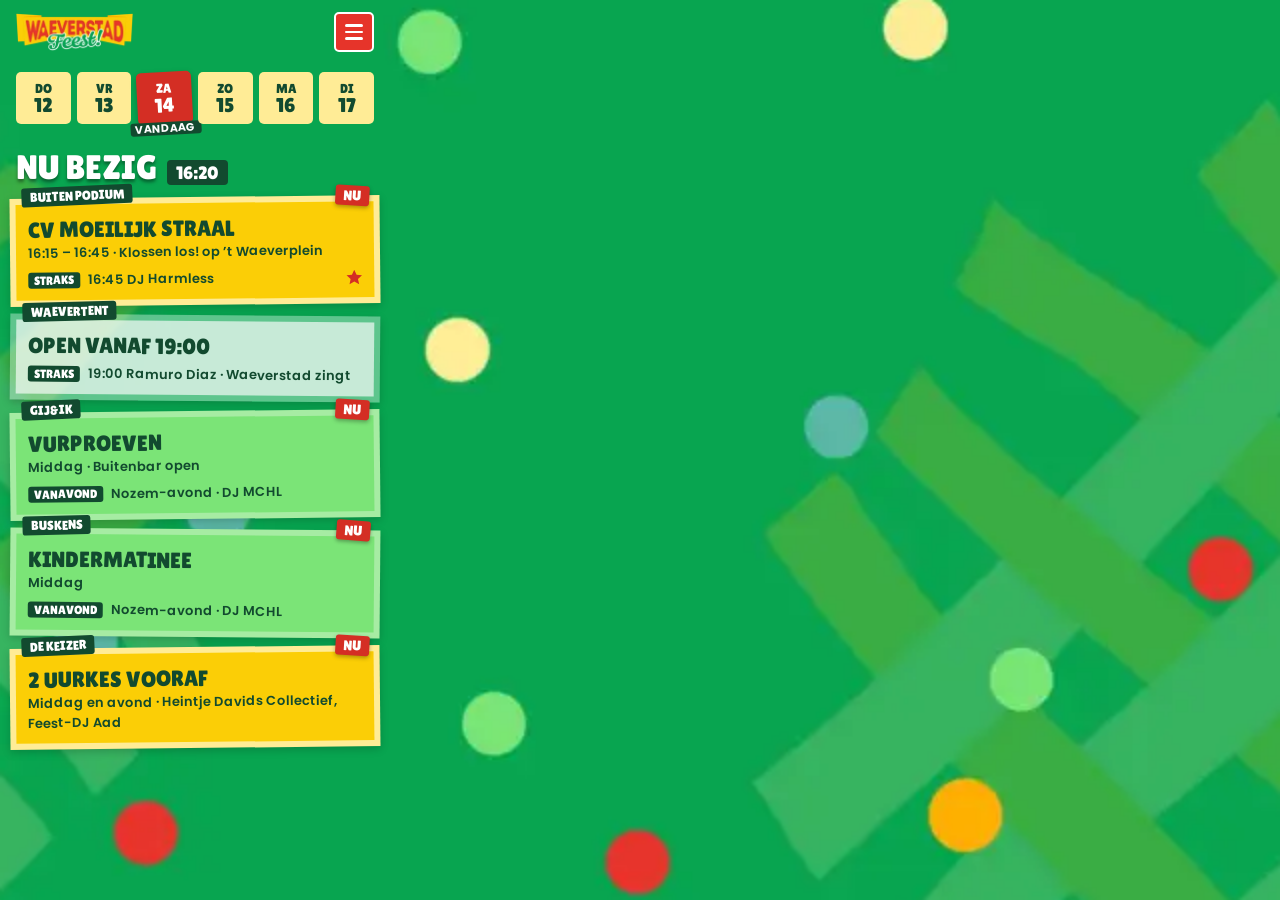
<file: .impeccable/mocks/decision/nu-straks.html>
<!doctype html>
<html lang="nl"><head><meta charset="utf-8"><meta name="viewport" content="width=390">
<title>Nu &amp; straks – schets</title>
<style>@font-face{font-family:'Lilita One';font-weight:400;font-display:swap;src:url(../../../demo/assets/fonts/LilitaOne-Regular.ttf) format('truetype')}@font-face{font-family:'Poppins';font-weight:500;font-display:swap;src:url(../../../demo/assets/fonts/poppins-500.woff2) format('woff2')}@font-face{font-family:'Poppins';font-weight:600;font-display:swap;src:url(../../../demo/assets/fonts/poppins-600.woff2) format('woff2')}@font-face{font-family:'Poppins';font-weight:700;font-display:swap;src:url(../../../demo/assets/fonts/poppins-700.woff2) format('woff2')}</style>
<style>
:root{--g:#09a552;--gd:#124a2f;--r:#e6342a;--rd:#d42e24;--y:#fbce06;--yl:#ffec96;--lg:#a6eca3;--sal:#f87972;--disp:'Lilita One',sans-serif}
*{box-sizing:border-box;margin:0;padding:0}
html,body{width:390px;height:844px;overflow:hidden}
body{font-family:Poppins,sans-serif;color:var(--gd);background:var(--g) url([data-uri]);background-size:1980px auto;background-position:-300px -120px}
.hdr{height:64px;display:flex;align-items:center;justify-content:space-between;padding:0 16px}
.hdr img{height:38px}
.burger{width:40px;height:40px;border-radius:5px;background:var(--r);border:2px solid #fff;display:grid;place-content:center;gap:4px}
.burger i{display:block;width:18px;height:2.5px;background:#fff;border-radius:2px}
.days{display:flex;gap:6px;padding:8px 16px 0}
.day{flex:1;height:52px;border-radius:5px;background:var(--yl);display:flex;flex-direction:column;align-items:center;justify-content:center;font-family:var(--disp);line-height:1;position:relative}
.day b{font-weight:400;font-size:13px}.day span{font-size:20px}
.day.on{background:var(--rd);color:#fff;transform:rotate(-3deg);box-shadow:0 3px 6px rgba(0,0,0,.25)}
.day.on::after{content:"VANDAAG";position:absolute;bottom:-11px;background:var(--gd);color:#fff;font-size:11px;padding:1px 5px;border-radius:3px;font-family:Poppins;font-weight:700;letter-spacing:.03em}
.head{display:flex;align-items:baseline;gap:10px;padding:26px 16px 0}
.head h1{font-family:var(--disp);font-weight:400;color:#fff;font-size:34px;line-height:1;text-shadow:0 .1em .1em rgba(0,0,0,.4)}
.clock{background:var(--gd);color:#fff;font-family:var(--disp);font-size:18px;padding:2px 9px;border-radius:4px;font-variant-numeric:tabular-nums}
.bands{padding:12px 10px 0;display:flex;flex-direction:column;gap:10px}
.band{position:relative;padding:6px 6px 6px 6px;background:var(--yl);box-shadow:0 3px 8px rgba(0,0,0,.18)}
.band:nth-child(odd){transform:rotate(-.6deg)}.band:nth-child(even){transform:rotate(.5deg)}
.band.r{background:var(--sal)}.band.gr{background:var(--lg)}
.inner{position:relative;background:var(--y);padding:8px 12px 10px;overflow:hidden}
.band.r .inner{background:var(--r);color:#fff}.band.gr .inner{background:#7be477}
.fill{position:absolute;left:0;top:0;bottom:0;background:rgba(255,255,255,.5);width:17%}
.inner > *{position:relative}
.loc{position:absolute;top:-12px;left:12px;background:var(--gd);color:#fff;font-family:var(--disp);font-size:13px;padding:2px 8px;border-radius:3px;transform:rotate(-2deg);z-index:2}
.act{font-family:var(--disp);font-size:22px;line-height:1.05;margin-top:6px}
.meta{font-size:13px;font-weight:600;margin-top:2px}
.next{display:flex;gap:8px;align-items:center;margin-top:7px;font-size:13px;font-weight:600}
.next b{font-family:var(--disp);font-weight:400;background:var(--gd);color:#fff;border-radius:3px;padding:1px 6px;font-size:12px}
.band.r .next b{background:#fff;color:var(--rd)}
.band.off .inner{background:rgba(255,255,255,.65)}
.band.off{background:rgba(255,255,255,.35)}
.nu{position:absolute;right:10px;top:-10px;background:var(--rd);color:#fff;font-family:var(--disp);font-size:14px;padding:2px 8px;border-radius:3px;transform:rotate(4deg);z-index:2;box-shadow:0 2px 4px rgba(0,0,0,.3)}
.star{position:absolute;right:10px;bottom:10px;width:20px;height:20px}
</style></head><body>
<header class="hdr"><img src="[data-uri]" alt="Waeverstad Feest!"><div class="burger"><i></i><i></i><i></i></div></header>
<nav class="days">
<div class="day"><b>DO</b><span>12</span></div><div class="day"><b>VR</b><span>13</span></div><div class="day on"><b>ZA</b><span>14</span></div><div class="day"><b>ZO</b><span>15</span></div><div class="day"><b>MA</b><span>16</span></div><div class="day"><b>DI</b><span>17</span></div>
</nav>
<div class="head"><h1>NU BEZIG</h1><span class="clock">16:20</span></div>
<section class="bands">
<article class="band"><span class="loc">BUITEN PODIUM</span><span class="nu">NU</span><div class="inner"><div class="fill"></div>
<div class="act">CV MOEILIJK STRAAL</div><div class="meta">16:15 – 16:45 · Klossen los! op ’t Waeverplein</div>
<div class="next"><b>STRAKS</b>16:45 DJ Harmless</div>
<svg class="star" viewBox="0 0 24 24"><path d="M12 2.8l2.8 6 6.5.7-4.9 4.4 1.4 6.4L12 17l-5.8 3.3 1.4-6.4L2.7 9.5l6.5-.7z" fill="#d42e24"/></svg></div></article>
<article class="band off"><span class="loc">WAEVERTENT</span><div class="inner">
<div class="act">OPEN VANAF 19:00</div>
<div class="next"><b>STRAKS</b>19:00 Ramuro Diaz · Waeverstad zingt</div></div></article>
<article class="band gr"><span class="loc">GIJ&amp;IK</span><span class="nu">NU</span><div class="inner">
<div class="act">VURPROEVEN</div><div class="meta">Middag · Buitenbar open</div>
<div class="next"><b>VANAVOND</b>Nozem-avond · DJ MCHL</div></div></article>
<article class="band gr"><span class="loc">BUSKENS</span><span class="nu">NU</span><div class="inner">
<div class="act">KINDERMATINEE</div><div class="meta">Middag</div>
<div class="next"><b>VANAVOND</b>Nozem-avond · DJ MCHL</div></div></article>
<article class="band"><span class="loc">DE KEIZER</span><span class="nu">NU</span><div class="inner">
<div class="act">2 UURKES VOORAF</div><div class="meta">Middag en avond · Heintje Davids Collectief, Feest-DJ Aad</div></div></article>
</section>
</body></html>
</file>
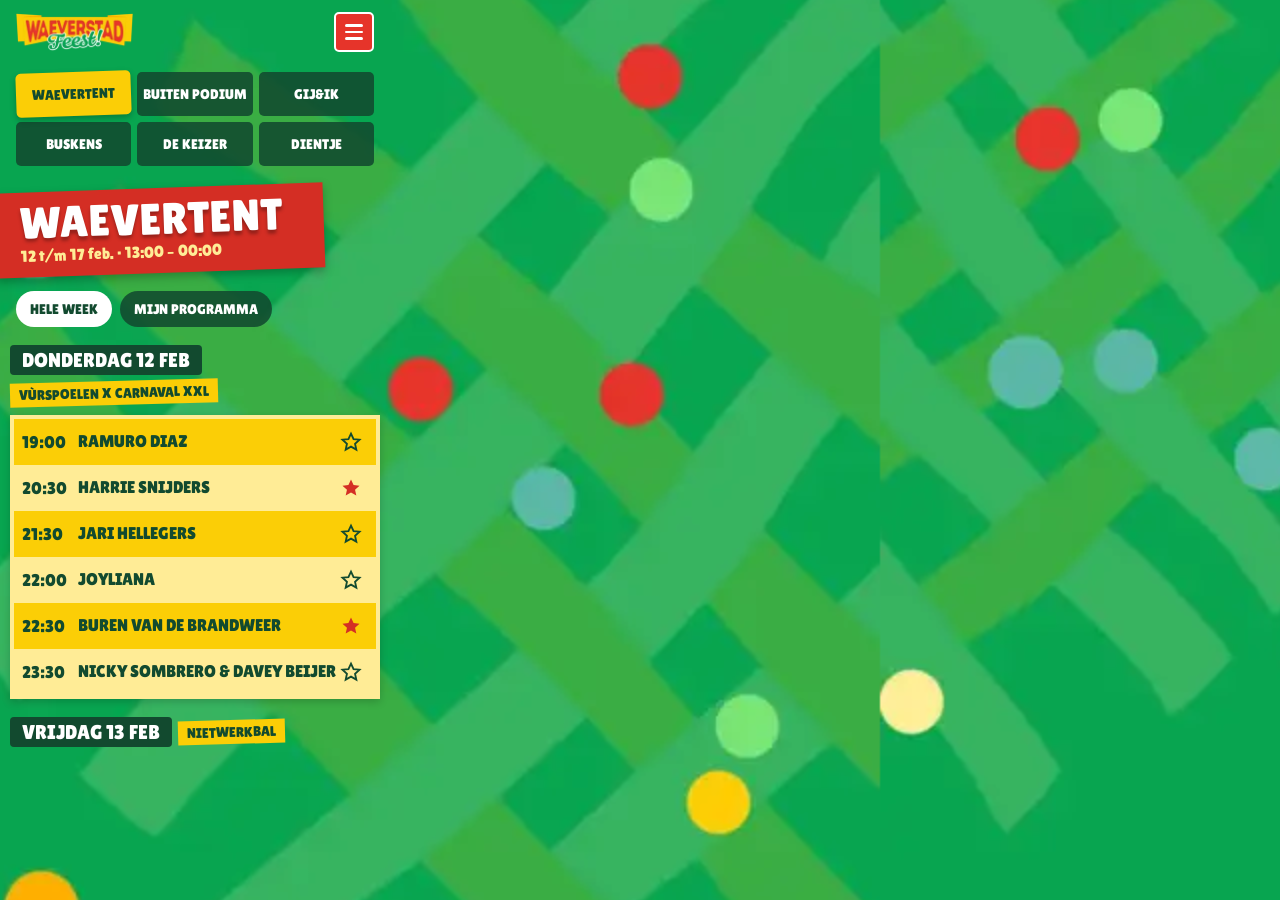
<file: .impeccable/mocks/decision/per-locatie.html>
<!doctype html>
<html lang="nl"><head><meta charset="utf-8"><meta name="viewport" content="width=390">
<title>Per locatie – schets</title>
<style>@font-face{font-family:'Lilita One';font-weight:400;font-display:swap;src:url(../../../demo/assets/fonts/LilitaOne-Regular.ttf) format('truetype')}@font-face{font-family:'Poppins';font-weight:500;font-display:swap;src:url(../../../demo/assets/fonts/poppins-500.woff2) format('woff2')}@font-face{font-family:'Poppins';font-weight:600;font-display:swap;src:url(../../../demo/assets/fonts/poppins-600.woff2) format('woff2')}@font-face{font-family:'Poppins';font-weight:700;font-display:swap;src:url(../../../demo/assets/fonts/poppins-700.woff2) format('woff2')}</style>
<style>
:root{--g:#09a552;--gd:#124a2f;--r:#e6342a;--rd:#d42e24;--y:#fbce06;--yl:#ffec96;--disp:'Lilita One',sans-serif}
*{box-sizing:border-box;margin:0;padding:0}
html,body{width:390px;height:844px;overflow:hidden}
body{font-family:Poppins,sans-serif;color:var(--gd);background:var(--g) url([data-uri]);background-size:1980px auto;background-position:-1100px -300px}
.hdr{height:64px;display:flex;align-items:center;justify-content:space-between;padding:0 16px}
.hdr img{height:38px}
.burger{width:40px;height:40px;border-radius:5px;background:var(--r);border:2px solid #fff;display:grid;place-content:center;gap:4px}
.burger i{display:block;width:18px;height:2.5px;background:#fff;border-radius:2px}
.locs{display:grid;grid-template-columns:repeat(3,1fr);gap:6px;padding:8px 16px 0}
.loc{height:44px;border-radius:5px;background:rgba(18,74,47,.88);color:#fff;font-family:var(--disp);font-size:14px;display:flex;align-items:center;justify-content:center;text-align:center;line-height:1}
.loc.on{background:var(--y);color:var(--gd);transform:rotate(-2deg);box-shadow:0 3px 6px rgba(0,0,0,.25)}
.banner{margin:22px 0 0 -6px;width:330px;background:var(--rd);transform:rotate(-2deg);padding:10px 18px 12px 26px;box-shadow:0 4px 10px rgba(0,0,0,.25)}
.banner h1{font-family:var(--disp);font-weight:400;color:#fff;font-size:44px;line-height:.95;text-shadow:0 .08em .08em rgba(0,0,0,.3)}
.banner p{color:var(--yl);font-family:var(--disp);font-size:16px;margin-top:2px}
.filter{display:flex;gap:8px;padding:18px 16px 0}
.chip{height:36px;border-radius:50px;display:flex;align-items:center;padding:0 14px;font-family:var(--disp);font-size:14px;background:rgba(18,74,47,.88);color:#fff}
.chip.on{background:#fff;color:var(--gd)}
.dayhead{margin:18px 10px 0;display:flex;flex-wrap:wrap;align-items:center;gap:6px}
.dayhead h2{font-family:var(--disp);font-weight:400;background:var(--gd);color:#fff;font-size:20px;padding:4px 12px;border-radius:4px}
.dayhead span{background:var(--y);font-family:var(--disp);font-size:14px;padding:4px 9px;transform:rotate(-1.5deg)}
.list{margin:10px 10px 0;background:var(--yl);padding:4px;box-shadow:0 3px 8px rgba(0,0,0,.18)}
.slot{display:grid;grid-template-columns:56px 1fr 28px;align-items:center;min-height:46px;padding:4px 8px;background:var(--y)}
.slot:nth-child(even){background:var(--yl)}
.slot time{font-family:var(--disp);font-size:17px;font-variant-numeric:tabular-nums}
.slot b{font-family:var(--disp);font-weight:400;font-size:17px;line-height:1.05}
.slot small{display:block;font-size:12px;font-weight:600}
.slot svg{width:22px;height:22px}
.slot.moment{background:var(--rd);color:#fff}
</style></head><body>
<header class="hdr"><img src="[data-uri]" alt="Waeverstad Feest!"><div class="burger"><i></i><i></i><i></i></div></header>
<nav class="locs"><div class="loc on">WAEVERTENT</div><div class="loc">BUITEN PODIUM</div><div class="loc">GIJ&amp;IK</div><div class="loc">BUSKENS</div><div class="loc">DE KEIZER</div><div class="loc">DIENTJE</div></nav>
<div class="banner"><h1>WAEVERTENT</h1><p>12 t/m 17 feb. · 13:00 – 00:00</p></div>
<div class="filter"><div class="chip on">HELE WEEK</div><div class="chip">MIJN PROGRAMMA</div></div>
<div class="dayhead"><h2>DONDERDAG 12 FEB</h2><span>VÙRSPOELEN X CARNAVAL XXL</span></div>
<div class="list">
<div class="slot"><time>19:00</time><b>RAMURO DIAZ</b><svg viewBox="0 0 24 24"><path d="M12 2.8l2.8 6 6.5.7-4.9 4.4 1.4 6.4L12 17l-5.8 3.3 1.4-6.4L2.7 9.5l6.5-.7z" fill="none" stroke="#124a2f" stroke-width="2"/></svg></div>
<div class="slot"><time>20:30</time><b>HARRIE SNIJDERS</b><svg viewBox="0 0 24 24"><path d="M12 2.8l2.8 6 6.5.7-4.9 4.4 1.4 6.4L12 17l-5.8 3.3 1.4-6.4L2.7 9.5l6.5-.7z" fill="#d42e24"/></svg></div>
<div class="slot"><time>21:30</time><b>JARI HELLEGERS</b><svg viewBox="0 0 24 24"><path d="M12 2.8l2.8 6 6.5.7-4.9 4.4 1.4 6.4L12 17l-5.8 3.3 1.4-6.4L2.7 9.5l6.5-.7z" fill="none" stroke="#124a2f" stroke-width="2"/></svg></div>
<div class="slot"><time>22:00</time><b>JOYLIANA</b><svg viewBox="0 0 24 24"><path d="M12 2.8l2.8 6 6.5.7-4.9 4.4 1.4 6.4L12 17l-5.8 3.3 1.4-6.4L2.7 9.5l6.5-.7z" fill="none" stroke="#124a2f" stroke-width="2"/></svg></div>
<div class="slot"><time>22:30</time><b>BUREN VAN DE BRANDWEER</b><svg viewBox="0 0 24 24"><path d="M12 2.8l2.8 6 6.5.7-4.9 4.4 1.4 6.4L12 17l-5.8 3.3 1.4-6.4L2.7 9.5l6.5-.7z" fill="#d42e24"/></svg></div>
<div class="slot"><time>23:30</time><b>NICKY SOMBRERO &amp; DAVEY BEIJER</b><svg viewBox="0 0 24 24"><path d="M12 2.8l2.8 6 6.5.7-4.9 4.4 1.4 6.4L12 17l-5.8 3.3 1.4-6.4L2.7 9.5l6.5-.7z" fill="none" stroke="#124a2f" stroke-width="2"/></svg></div>
</div>
<div class="dayhead"><h2>VRIJDAG 13 FEB</h2><span>NIETWERKBAL</span></div>
</body></html>
</file>
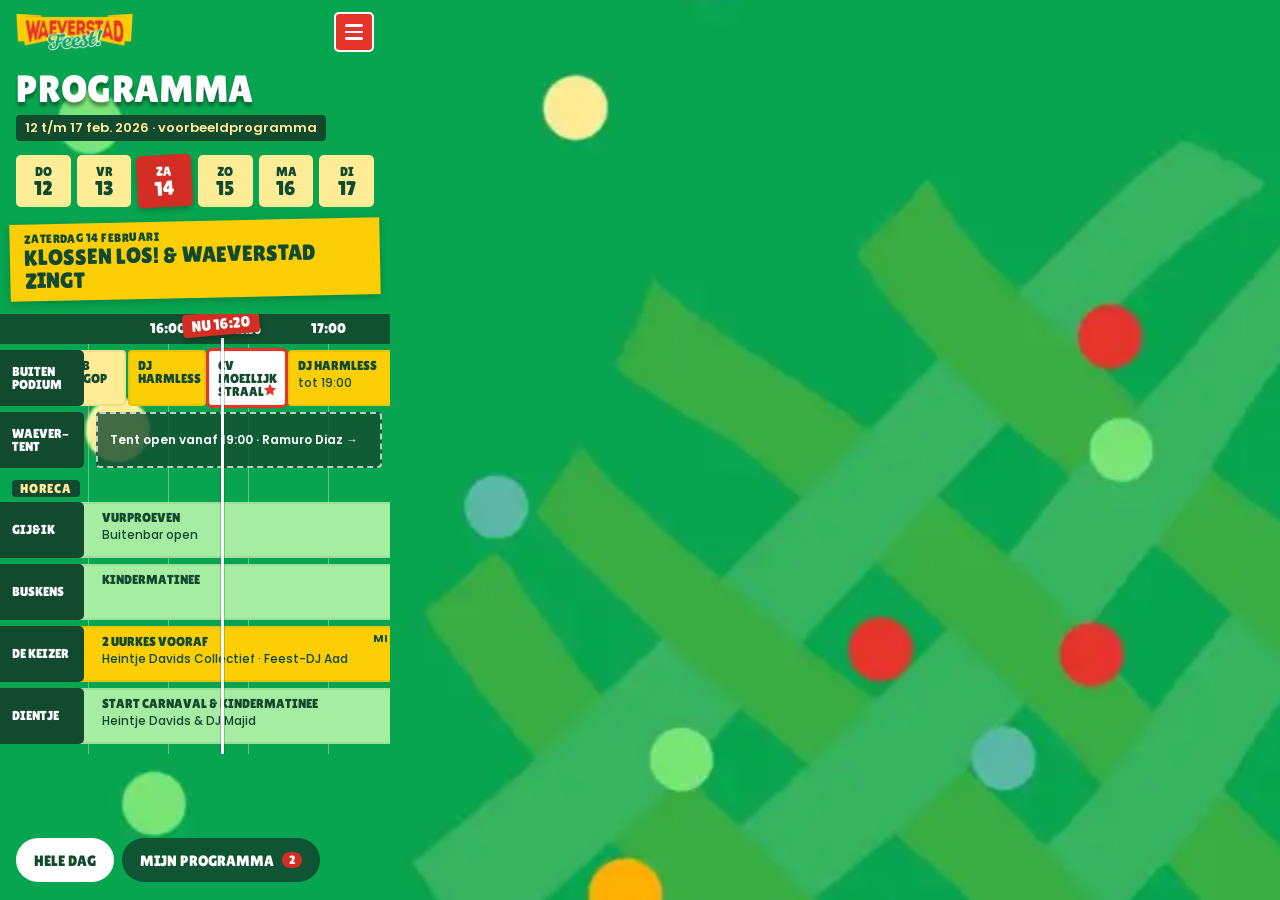
<file: .impeccable/mocks/decision/tijdlijn.html>
<!doctype html>
<html lang="nl"><head><meta charset="utf-8"><meta name="viewport" content="width=390">
<title>Tijdlijn – schets</title>
<style>@font-face{font-family:'Lilita One';font-weight:400;font-display:swap;src:url(../../../demo/assets/fonts/LilitaOne-Regular.ttf) format('truetype')}@font-face{font-family:'Poppins';font-weight:500;font-display:swap;src:url(../../../demo/assets/fonts/poppins-500.woff2) format('woff2')}@font-face{font-family:'Poppins';font-weight:600;font-display:swap;src:url(../../../demo/assets/fonts/poppins-600.woff2) format('woff2')}@font-face{font-family:'Poppins';font-weight:700;font-display:swap;src:url(../../../demo/assets/fonts/poppins-700.woff2) format('woff2')}</style>
<style>
:root{--g:#09a552;--gd:#124a2f;--r:#e6342a;--rd:#d42e24;--y:#fbce06;--yl:#ffec96;--lg:#a6eca3;--disp:'Lilita One',sans-serif}
*{box-sizing:border-box;margin:0;padding:0}
html,body{width:390px;height:844px;overflow:hidden}
body{font-family:Poppins,sans-serif;color:var(--gd);background:var(--g);background-image:url([data-uri]);background-size:1980px auto;background-position:-640px -40px}
.hdr{height:64px;display:flex;align-items:center;justify-content:space-between;padding:0 16px}
.hdr img{height:38px}
.burger{width:40px;height:40px;border-radius:5px;background:var(--r);border:2px solid #fff;display:grid;place-content:center;gap:4px}
.burger i{display:block;width:18px;height:2.5px;background:#fff;border-radius:2px}
h1{font-family:var(--disp);font-weight:400;color:#fff;font-size:38px;line-height:1;padding:6px 16px 0;text-shadow:0 .1em .1em rgba(0,0,0,.4);letter-spacing:.01em}
.sub{padding:6px 16px 0}.sub span{display:inline-block;background:var(--gd);color:var(--yl);font-weight:600;font-size:13px;padding:3px 9px;border-radius:4px}
.days{display:flex;gap:6px;padding:14px 16px 0}
.day{flex:1;height:52px;border-radius:5px;background:var(--yl);display:flex;flex-direction:column;align-items:center;justify-content:center;font-family:var(--disp);line-height:1}
.day b{font-weight:400;font-size:13px}.day span{font-size:20px}
.day.on{background:var(--rd);color:#fff;transform:rotate(-3deg);box-shadow:0 3px 6px rgba(0,0,0,.25)}
.theme{margin:14px 10px 0;background:var(--y);transform:rotate(-1.2deg);padding:8px 14px 9px;box-shadow:0 3px 8px rgba(0,0,0,.2)}
.theme small{display:block;font-family:var(--disp);font-size:12px;color:var(--gd);letter-spacing:.04em}
.theme strong{display:block;font-family:var(--disp);font-weight:400;font-size:22px;line-height:1.05}
.tt{position:relative;margin-top:16px;height:440px;overflow:hidden}
.ruler{position:absolute;left:0;right:0;top:0;height:30px;background:rgba(18,74,47,.92)}
.ruler span{position:absolute;top:6px;font-family:var(--disp);color:#fff;font-size:14px;transform:translateX(-50%)}
.grid{position:absolute;top:30px;bottom:0;left:88px;right:0;background-image:linear-gradient(90deg,rgba(255,255,255,.35) 1px,transparent 1px);background-size:80px 100%;background-position:80px 0}
.row{position:absolute;left:0;right:0;height:56px}
.lab{position:absolute;left:0;top:0;width:84px;height:56px;background:var(--gd);color:#fff;font-family:var(--disp);font-size:13px;line-height:1.05;display:flex;align-items:center;padding:0 8px 0 12px;z-index:3;border-radius:0 5px 5px 0}
.b{position:absolute;top:0;height:56px;border-radius:4px;background:var(--yl);font-family:var(--disp);font-size:12.5px;line-height:1.05;padding:7px 8px;overflow:hidden;border:2px solid rgba(18,74,47,.08)}
.b.y{background:var(--y)}
.b.h{background:var(--lg)}
.b small{display:block;font-family:Poppins;font-weight:500;font-size:12px;line-height:1.25;margin-top:3px}
.b em{position:absolute;right:6px;top:5px;font-style:normal;font-family:Poppins;font-weight:700;font-size:11px;letter-spacing:.04em;color:var(--gd)}
.b.now{background:#fff;outline:3px solid var(--r);outline-offset:-1px;z-index:2}
.star{position:absolute;right:6px;bottom:6px;width:16px;height:16px}
.empty{position:absolute;top:0;height:56px;left:96px;right:8px;border:2px dashed rgba(255,255,255,.7);background:rgba(18,74,47,.8);border-radius:4px;color:#fff;font-weight:600;font-size:12px;display:flex;align-items:center;padding:0 12px}
.sep{position:absolute;left:12px;font-family:var(--disp);color:var(--yl);font-size:13px;letter-spacing:.06em;background:var(--gd);padding:1px 8px;border-radius:4px}
.nowline{position:absolute;top:24px;bottom:0;left:221px;width:3px;background:#fff;z-index:4;box-shadow:0 0 0 1px rgba(18,74,47,.25)}
.nowtag{position:absolute;top:-2px;left:221px;transform:translateX(-50%) rotate(-5deg);background:var(--rd);color:#fff;font-family:var(--disp);font-size:15px;padding:3px 9px;border-radius:4px;z-index:5;box-shadow:0 3px 6px rgba(0,0,0,.3);white-space:nowrap}
.flag{position:absolute;top:-12px;background:var(--rd);color:#fff;font-family:var(--disp);font-size:10px;padding:2px 6px;border-radius:3px;z-index:3}
.foot{position:absolute;left:16px;right:16px;bottom:18px;display:flex;gap:8px}
.chip{height:44px;border-radius:50px;display:flex;align-items:center;padding:0 18px;font-family:var(--disp);font-size:15px;background:rgba(18,74,47,.88);color:#fff}
.chip.on{background:#fff;color:var(--gd)}
.chip .n{margin-left:8px;background:var(--rd);color:#fff;border-radius:50px;font-size:12px;padding:1px 7px}
</style></head><body>
<header class="hdr"><img src="[data-uri]" alt="Waeverstad Feest!"><div class="burger"><i></i><i></i><i></i></div></header>
<h1>PROGRAMMA</h1>
<p class="sub"><span>12 t/m 17 feb. 2026 · voorbeeldprogramma</span></p>
<nav class="days">
<div class="day"><b>DO</b><span>12</span></div><div class="day"><b>VR</b><span>13</span></div><div class="day on"><b>ZA</b><span>14</span></div><div class="day"><b>ZO</b><span>15</span></div><div class="day"><b>MA</b><span>16</span></div><div class="day"><b>DI</b><span>17</span></div>
</nav>
<div class="theme"><small>ZATERDAG 14 FEBRUARI</small><strong>KLOSSEN LOS! &amp; WAEVERSTAD ZINGT</strong></div>
<section class="tt">
<div class="ruler"><span style="left:168px">16:00</span><span style="left:248px;font-size:11px;top:10px">16:30</span><span style="left:328px">17:00</span></div>
<div class="grid"></div>
<div class="nowline"></div><div class="nowtag">NU 16:20</div>
<div class="row" style="top:36px"><div class="lab">BUITEN PODIUM</div>
<div class="b" style="left:48px;width:78px">HUUB HANGOP</div>
<div class="b y" style="left:128px;width:78px">DJ HARMLESS</div>
<div class="b now" style="left:208px;width:78px">CV MOEILIJK STRAAL<svg class="star" viewBox="0 0 24 24"><path d="M12 2.8l2.8 6 6.5.7-4.9 4.4 1.4 6.4L12 17l-5.8 3.3 1.4-6.4L2.7 9.5l6.5-.7z" fill="#e6342a"/></svg></div>
<div class="b y" style="left:288px;width:200px">DJ HARMLESS<small>tot 19:00</small></div>
</div>
<div class="row" style="top:98px"><div class="lab">WAEVER&shy;TENT</div><div class="empty">Tent open vanaf 19:00 · Ramuro Diaz →</div></div>
<div class="sep" style="top:166px">HORECA</div>
<div class="row" style="top:188px"><div class="lab">GIJ&amp;IK</div><div class="b h" style="left:20px;width:470px"><span style="padding-left:72px">VURPROEVEN</span><small style="padding-left:72px">Buitenbar open</small><em>MIDDAG</em></div></div>
<div class="row" style="top:250px"><div class="lab">BUSKENS</div><div class="b h" style="left:20px;width:470px"><span style="padding-left:72px">KINDERMATINEE</span><em>MIDDAG</em></div></div>
<div class="row" style="top:312px"><div class="lab">DE KEIZER</div><div class="b y" style="left:20px;width:470px"><span style="padding-left:72px">2 UURKES VOORAF</span><small style="padding-left:72px">Heintje Davids Collectief · Feest-DJ Aad</small><em>MIDDAG + AVOND</em></div></div>
<div class="row" style="top:374px"><div class="lab">DIENTJE</div><div class="b h" style="left:20px;width:470px"><span style="padding-left:72px">START CARNAVAL &amp; KINDERMATINEE</span><small style="padding-left:72px">Heintje Davids &amp; DJ Majid</small><em>MIDDAG</em></div></div>
</section>
<div class="foot"><div class="chip on">HELE DAG</div><div class="chip">MIJN PROGRAMMA<span class="n">2</span></div></div>
</body></html>
</file>
<file: docs/assets/schedule.css>
/*
 * Waeverstad Schedule: timeline.
 * Phone: time runs horizontally, locations are rows (swipe through the day).
 * Wide (container >= 1000px): the axis turns, time runs down like the Waevertent poster.
 * Everything is scoped under .wvp so the theme (Divi) does not leak in.
 */

.wvp {
	--wvp-green: #09a552;
	--wvp-green-dark: #124a2f;
	--wvp-green-dark-a: rgba(18, 74, 47, 0.9);
	--wvp-red: #e6342a;
	--wvp-red-text: #d42e24; /* red that carries small white text at >= 4.5:1 */
	--wvp-yellow: #fbce06;
	--wvp-yellow-light: #ffec96;
	--wvp-green-light: #a6eca3;
	--wvp-display: 'WAEV', 'Intro Rust', Poppins, Helvetica, Arial, sans-serif;
	--wvp-body: Poppins, Helvetica, Arial, sans-serif;
	--wvp-shadow: 0 3px 8px rgba(0, 0, 0, 0.22);
	--wvp-ease: cubic-bezier(0.16, 1, 0.3, 1);

	/* timeline metrics (phone) */
	--hw: 190px;       /* width of one hour */
	--label-w: 104px;  /* width of the location label */
	--rowh: 60px;      /* height of one lane */
	--lanegap: 6px;
	--rowgap: 6px;
	--ruler: 30px;
	--flag-room: 30px; /* space above a row for highlight flags, so they stay inside the row */

	position: relative;
	max-width: 1200px;
	margin-inline: auto;
	color: var(--wvp-green-dark);
	font-family: var(--wvp-body);
	font-size: 15px;
	line-height: 1.4;
	-webkit-text-size-adjust: 100%;
}

.wvp *,
.wvp *::before,
.wvp *::after { box-sizing: border-box; }

.wvp :where(h2, h3, h4, p, ol, li, button, time) {
	margin: 0;
	padding: 0;
	border: 0;
	font: inherit;
	color: inherit;
	letter-spacing: normal;
	text-transform: none;
	line-height: inherit;
	background: none;
}

.wvp ::selection { background: var(--wvp-yellow); color: var(--wvp-green-dark); }
.wvp :focus-visible { outline: 3px solid var(--wvp-yellow); outline-offset: 2px; }

.wvp .wvp-sr {
	position: absolute !important;
	width: 1px;
	height: 1px;
	overflow: hidden;
	clip: rect(0 0 0 0);
	clip-path: inset(50%);
	white-space: nowrap;
}

/* ---------- header ---------- */

.wvp .wvp-header {
	display: flex;
	flex-wrap: wrap;
	align-items: flex-end;
	gap: 8px 16px;
}

.wvp .wvp-title {
	padding: 0;
	font-family: var(--wvp-display);
	font-weight: 400;
	font-size: clamp(2.4rem, 1.6rem + 3.4vw, 4.25rem);
	line-height: 0.95;
	color: #fff;
	text-transform: uppercase;
	text-shadow: 0 0.1em 0.1em rgba(0, 0, 0, 0.4);
}

.wvp .wvp-period { display: flex; flex-wrap: wrap; gap: 6px; padding-bottom: 0.3em; }

.wvp .wvp-period span {
	padding: 4px 10px;
	border-radius: 4px;
	background: var(--wvp-green-dark);
	color: var(--wvp-yellow-light);
	font-size: 14px;
	font-weight: 600;
	line-height: 1.3;
}

.wvp .wvp-period .wvp-sample { background: #fff; color: var(--wvp-green-dark); }

/* ---------- day tabs ---------- */

.wvp .wvp-days {
	display: grid;
	grid-auto-flow: column;
	grid-auto-columns: minmax(0, 1fr);
	gap: 6px;
	margin-top: 14px;
}

.wvp .wvp-daytab {
	position: relative;
	display: flex;
	flex-direction: column;
	align-items: center;
	justify-content: center;
	min-height: 52px;
	border-radius: 5px;
	background: var(--wvp-yellow-light);
	color: var(--wvp-green-dark);
	font-family: var(--wvp-display);
	line-height: 1;
	text-transform: uppercase;
	cursor: pointer;
	box-shadow: 0 2px 4px rgba(0, 0, 0, 0.14);
	transition: transform 0.35s var(--wvp-ease), background-color 0.2s, color 0.2s, box-shadow 0.2s;
	-webkit-tap-highlight-color: transparent;
}

.wvp .wvp-daytab-short { font-size: 13px; }
.wvp .wvp-daytab-long { display: none; font-size: 15px; }
.wvp .wvp-daytab-num { margin-top: 3px; font-size: 21px; }
.wvp .wvp-daytab:hover { background: #fff; }

.wvp .wvp-daytab[aria-selected='true'] {
	background: var(--wvp-red-text);
	color: #fff;
	transform: rotate(-3deg);
	box-shadow: 0 4px 9px rgba(0, 0, 0, 0.3);
}

.wvp .wvp-daytab.is-today::after {
	content: 'Vandaag';
	position: absolute;
	left: 50%;
	bottom: -10px;
	padding: 1px 6px;
	border-radius: 3px;
	background: var(--wvp-green-dark);
	color: #fff;
	font-family: var(--wvp-body);
	font-size: 11px;
	font-weight: 700;
	line-height: 1.35;
	letter-spacing: 0.03em;
	text-transform: uppercase;
	white-space: nowrap;
	transform: translateX(-50%);
}

/* ---------- day theme banner ---------- */

.wvp .wvp-theme {
	margin: 18px -4px 0;
	padding: 8px 14px 10px;
	background: var(--wvp-yellow);
	transform: rotate(-1.2deg);
	box-shadow: 0 4px 10px rgba(0, 0, 0, 0.2);
}

.wvp[data-js] .wvp-theme-date { display: none; }

.wvp .wvp-theme-title {
	padding: 0;
	font-family: var(--wvp-display);
	font-weight: 400;
	font-size: clamp(1.4rem, 1rem + 1.6vw, 2.2rem);
	line-height: 1.02;
	color: var(--wvp-green-dark);
	text-transform: uppercase;
	text-wrap: balance;
}

.wvp .wvp-theme-sub { margin-top: 3px; font-size: 14px; font-weight: 600; line-height: 1.35; }

.wvp .wvp-age {
	display: inline-block;
	padding: 0.2em 0.4em;
	border-radius: 3px;
	background: var(--wvp-red-text);
	color: #fff;
	font-family: var(--wvp-display);
	font-size: max(12px, 0.6em);
	line-height: 1;
	vertical-align: 0.3em;
	transform: rotate(-4deg);
}

/* ---------- timeline ---------- */

.wvp .wvp-timeline {
	container: wvp / inline-size;
	position: relative;
	margin-top: 12px;
}

.wvp .wvp-scroller {
	overflow-x: auto;
	overflow-y: hidden;
	overscroll-behavior-x: contain;
	padding: 18px 0 12px;
	scrollbar-width: thin;
	scrollbar-color: var(--wvp-green-dark) rgba(18, 74, 47, 0.25);
}

.wvp .wvp-scroller::-webkit-scrollbar { height: 8px; }
.wvp .wvp-scroller::-webkit-scrollbar-track { background: rgba(18, 74, 47, 0.25); border-radius: 8px; }
.wvp .wvp-scroller::-webkit-scrollbar-thumb { background: var(--wvp-green-dark); border-radius: 8px; }

.wvp .wvp-canvas {
	position: relative;
	width: calc(var(--label-w) + var(--hours) * var(--hw));
}

/* ruler */
.wvp .wvp-ruler { display: flex; height: var(--ruler); margin-bottom: 8px; }

.wvp .wvp-corner {
	position: sticky;
	left: 0;
	z-index: 6;
	flex: 0 0 var(--label-w);
	border-radius: 0 5px 5px 0;
	background: var(--wvp-green-dark);
}

.wvp .wvp-ticks {
	position: relative;
	flex: 0 0 calc(var(--hours) * var(--hw));
	border-radius: 0 5px 5px 0;
	background: var(--wvp-green-dark-a);
}

.wvp .wvp-tick {
	position: absolute;
	top: 50%;
	left: calc(var(--t) * var(--hw));
	font-family: var(--wvp-display);
	font-size: 14px;
	line-height: 1;
	color: #fff;
	font-variant-numeric: tabular-nums;
	white-space: nowrap;
	transform: translate(-50%, -50%);
}

.wvp .wvp-tick:first-child { transform: translate(8px, -50%); }
.wvp .wvp-tick:last-child { transform: translate(calc(-100% - 8px), -50%); }
.wvp .wvp-tick--half { font-size: 11px; color: rgba(255, 255, 255, 0.78); }
.wvp .wvp-tick { transition: opacity 0.15s; }
.wvp .wvp-tick.is-tucked { opacity: 0; }

/* hour lines */
.wvp .wvp-hourlines {
	position: absolute;
	top: calc(var(--ruler) + 4px);
	bottom: 0;
	left: var(--label-w);
	right: 0;
	pointer-events: none;
}

.wvp .wvp-hourlines i {
	position: absolute;
	top: 0;
	bottom: 0;
	left: calc(var(--t) * var(--hw));
	width: 1px;
	background: rgba(255, 255, 255, 0.32);
}

/* rows */
.wvp .wvp-row { position: relative; display: flex; margin-bottom: var(--rowgap); }

.wvp .wvp-label {
	position: sticky;
	left: 0;
	z-index: 6;
	flex: 0 0 var(--label-w);
	display: flex;
	flex-direction: column;
	justify-content: center;
	min-height: var(--rowh);
	padding: 5px 6px 5px 10px;
	border-radius: 0 5px 5px 0;
	background: var(--wvp-green-dark);
	color: #fff;
	font-family: var(--wvp-display);
	font-weight: 400;
	font-size: 12px;
	line-height: 1.05;
	text-transform: uppercase;
	overflow-wrap: anywhere;
}

.wvp .wvp-label small {
	display: block;
	margin-top: 3px;
	font-family: var(--wvp-body);
	font-size: 11px;
	font-weight: 500;
	line-height: 1.2;
	color: var(--wvp-yellow-light);
	text-transform: none;
}

.wvp .wvp-lane {
	position: relative;
	flex: 0 0 calc(var(--hours) * var(--hw));
	height: calc(var(--lanes) * var(--rowh) + (var(--lanes) - 1) * var(--lanegap));
	margin: 0;
	padding: 0;
	list-style: none;
}

/* A row with highlight flags is taller; the label grows with it, so a flag scrolled
   to the left slides underneath the label instead of tearing over the gutter. */
.wvp .wvp-row--flags .wvp-lane { margin-top: var(--flag-room); }
.wvp .wvp-row--flags .wvp-label { border-top-right-radius: 0; }

/* slots */
.wvp .wvp-slot {
	position: absolute;
	top: calc(var(--lane, 0) * (var(--rowh) + var(--lanegap)));
	left: calc(var(--from) * var(--hw) + 2px);
	width: calc(var(--dur) * var(--hw) - 4px);
	height: var(--rowh);
	margin: 0;
	padding: 0;
	list-style: none;
	z-index: 2; /* above the NOW line */
	border-radius: 5px;
	background: var(--wvp-yellow);
	box-shadow: 0 2px 5px rgba(0, 0, 0, 0.16);
	overflow: hidden;
	overflow: clip; /* not a scroll container, so the text can slide along */
	transition: opacity 0.3s, filter 0.3s, background-color 0.3s, box-shadow 0.3s;
}

.wvp .wvp-slot--alt { background: var(--wvp-yellow-light); }
.wvp .wvp-slot--daypart { background: var(--wvp-green-light); }

.wvp .wvp-slot-inner {
	position: sticky;
	left: calc(var(--label-w) + 6px);
	display: inline-flex;
	flex-direction: column;
	justify-content: center;
	max-width: 100%;
	height: 100%;
	padding: 5px 8px;
	vertical-align: top;
}

.wvp .wvp-time,
.wvp .wvp-part {
	display: block;
	padding-right: 22px;
	font-size: 12px;
	font-weight: 600;
	line-height: 1.2;
	font-variant-numeric: tabular-nums;
	white-space: nowrap;
}

.wvp .wvp-part { font-size: 11px; font-weight: 700; letter-spacing: 0.04em; text-transform: uppercase; }

.wvp .wvp-name {
	display: -webkit-box;
	margin-top: 2px;
	font-family: var(--wvp-display);
	font-size: 14px;
	line-height: 1.05;
	text-transform: uppercase;
	-webkit-box-orient: vertical;
	-webkit-line-clamp: 2;
	overflow: hidden;
	hyphens: manual; /* never split a name (or "Waeverstad") with an automatic hyphen */
	overflow-wrap: break-word;
}

.wvp .wvp-name .wvp-age { font-size: 11px; vertical-align: 0.15em; }
.wvp .wvp-slot--short .wvp-time-end { display: none; }
/* half-hour acts: tighter type so three lines of name still fit, also while live */
.wvp .wvp-slot--short .wvp-slot-inner { padding: 4px 5px; }
.wvp .wvp-slot--short .wvp-time { font-size: 11px; }
.wvp .wvp-slot--short .wvp-name { margin-top: 1px; font-size: 12px; line-height: 1.05; -webkit-line-clamp: 3; hyphens: manual; overflow-wrap: break-word; }

.wvp .wvp-with {
	display: block;
	max-width: 100%;
	margin-top: 2px;
	font-size: 12px;
	font-weight: 500;
	line-height: 1.25;
	white-space: nowrap;
	overflow: hidden;
	text-overflow: ellipsis;
}

.wvp .wvp-slot--daypart .wvp-name { display: block; -webkit-line-clamp: 1; white-space: nowrap; text-overflow: ellipsis; }
.wvp .wvp-slot--daypart .wvp-slot-inner { padding-right: 34px; } /* the star gets its own column */
.wvp .wvp-slot--daypart .wvp-part { padding-right: 0; }

/* star */
.wvp .wvp-star {
	position: absolute;
	top: 2px;
	right: 2px;
	display: grid;
	place-items: center;
	width: 28px;
	height: 28px;
	border-radius: 50%;
	color: var(--wvp-green-dark);
	cursor: pointer;
	-webkit-tap-highlight-color: transparent;
}

.wvp .wvp-star svg {
	width: 17px;
	height: 17px;
	fill: none;
	stroke: currentColor;
	stroke-width: 2;
	stroke-linejoin: round;
	transition: transform 0.4s var(--wvp-ease), fill 0.2s, stroke 0.2s;
}

.wvp .wvp-star:hover { background: rgba(18, 74, 47, 0.12); }
.wvp .wvp-star[aria-pressed='true'] svg { fill: var(--wvp-red-text); stroke: var(--wvp-red-text); transform: scale(1.12) rotate(-8deg); }

/* highlights (e.g. the unveiling): a red flag above the slot */
.wvp .wvp-slot--highlight {
	z-index: 3;
	overflow: visible;
	background: var(--wvp-red-text);
	color: #fff;
}

.wvp .wvp-slot--highlight .wvp-slot-inner {
	position: static;
	width: 100%;
	align-items: center;
	justify-content: flex-end;
	padding: 0 0 7px;
}

.wvp .wvp-slot--highlight .wvp-time { padding: 0; font-size: 11px; }

.wvp .wvp-flag {
	position: absolute;
	bottom: calc(100% + 3px);
	left: -2px;
	padding: 3px 7px;
	border-radius: 3px;
	background: var(--wvp-red-text);
	color: #fff;
	font-family: var(--wvp-display);
	font-size: 11px;
	line-height: 1.1;
	text-transform: uppercase;
	white-space: nowrap;
	transform: rotate(-2deg);
	transform-origin: left bottom;
	box-shadow: 0 2px 5px rgba(0, 0, 0, 0.28);
}

/* empty stretch at the start of a row */
.wvp .wvp-gap {
	position: absolute;
	top: 0;
	z-index: 2;
	left: calc(var(--from) * var(--hw) + 2px);
	width: calc(var(--dur) * var(--hw) - 4px);
	height: var(--rowh);
	margin: 0;
	display: flex;
	align-items: center;
	border: 2px dashed rgba(255, 255, 255, 0.75);
	border-radius: 5px;
	background: rgba(18, 74, 47, 0.25);
	color: #fff;
	font-size: 13px;
	font-weight: 600;
	list-style: none;
	transition: opacity 0.3s;
}

.wvp .wvp-gap span {
	position: sticky;
	left: calc(var(--label-w) + 8px);
	margin-left: 8px;
	padding: 5px 10px;
	border-radius: 4px;
	background: var(--wvp-green-dark);
	white-space: nowrap;
}

/* bars header with afternoon/evening */
.wvp .wvp-row--divider { margin: 12px 0 6px; }

.wvp .wvp-row--divider .wvp-label {
	min-height: 26px;
	background: var(--wvp-green-dark);
	color: var(--wvp-yellow-light);
	font-size: 14px;
	letter-spacing: 0.04em;
}

.wvp .wvp-dayparts { position: relative; flex: 0 0 calc(var(--hours) * var(--hw)); }

.wvp .wvp-dayparts span {
	position: absolute;
	top: 0;
	bottom: 0;
	left: calc(var(--from) * var(--hw) + 2px);
	width: calc(var(--dur) * var(--hw) - 4px);
	border-bottom: 3px solid rgba(255, 255, 255, 0.7);
}

.wvp .wvp-dayparts b {
	position: sticky;
	left: calc(var(--label-w) + 6px);
	display: inline-block;
	margin-top: 2px;
	padding: 3px 8px;
	border-radius: 3px;
	background: var(--wvp-green-dark);
	color: #fff;
	font-family: var(--wvp-display);
	font-weight: 400;
	font-size: 12px;
	line-height: 1.1;
	text-transform: uppercase;
}

/* NOW */
.wvp .wvp-now {
	position: absolute;
	top: -18px;
	bottom: 0;
	left: calc(var(--label-w) + var(--t, 0) * var(--hw));
	z-index: 1; /* behind the slots: visible between rows and on the ruler, never over a name */
	width: 3px;
	margin-left: -1.5px;
	background: #fff;
	box-shadow: 0 0 0 1px rgba(18, 74, 47, 0.35);
	pointer-events: none;
	transition: opacity 0.2s;
}

.wvp .wvp-now[hidden] { display: none; }
.wvp .wvp-now.is-tucked { opacity: 0; }

.wvp .wvp-now-tag {
	position: absolute;
	top: 0;
	left: 50%;
	padding: 4px 9px 3px;
	border-radius: 4px;
	background: var(--wvp-red-text);
	color: #fff;
	font-family: var(--wvp-display);
	font-size: 15px;
	line-height: 1;
	text-transform: uppercase;
	white-space: nowrap;
	box-shadow: 0 3px 7px rgba(0, 0, 0, 0.32);
	transform: translateX(-50%) rotate(-5deg);
}

.wvp .wvp-now-tag b { font-weight: 400; font-variant-numeric: tabular-nums; }
.wvp .wvp-now.is-landing .wvp-now-tag { animation: wvp-slap 0.6s var(--wvp-ease) both; }

@keyframes wvp-slap {
	0% { transform: translate(-50%, -14px) rotate(-22deg) scale(1.5); opacity: 0; }
	55% { opacity: 1; }
	100% { transform: translateX(-50%) rotate(-5deg) scale(1); opacity: 1; }
}

/* The one state marker: what is playing now. */
.wvp .wvp-slot.is-now { background: #fff; box-shadow: inset 0 0 0 3px var(--wvp-red-text), 0 4px 10px rgba(0, 0, 0, 0.25); }
.wvp .wvp-slot--daypart.is-now { background: var(--wvp-green-light); box-shadow: inset 0 0 0 3px var(--wvp-red-text), 0 2px 5px rgba(0, 0, 0, 0.16); }
.wvp .wvp-slot--highlight.is-now { background: var(--wvp-red-text); box-shadow: 0 0 0 3px #fff, 0 4px 10px rgba(0, 0, 0, 0.25); }

/* Arrived here from "Mijn programma". */
.wvp .wvp-slot.is-found { animation: wvp-found 1.8s var(--wvp-ease) both; }

@keyframes wvp-found {
	0%, 60% { box-shadow: 0 0 0 4px var(--wvp-yellow), 0 6px 14px rgba(0, 0, 0, 0.35); }
	100% { box-shadow: 0 0 0 0 var(--wvp-yellow), 0 2px 5px rgba(0, 0, 0, 0.16); }
}

.wvp .wvp-closed {
	display: inline-block;
	margin-top: 2px;
	padding: 6px 10px;
	border-radius: 4px;
	background: var(--wvp-green-dark-a);
	color: #fff;
	font-size: 13px;
	line-height: 1.35;
}

/* starred */
.wvp .wvp-slot.is-fav:not(.is-now) { box-shadow: inset 0 0 0 2px rgba(212, 46, 36, 0.55), 0 2px 5px rgba(0, 0, 0, 0.16); }

/* ---------- "Mijn programma": starred acts as a list per day ---------- */

.wvp .wvp-mine { margin-top: 18px; }
.wvp .wvp-mine[hidden],
.wvp[data-filter='mine'] .wvp-days,
.wvp[data-filter='mine'] .wvp-day { display: none; }

.wvp .wvp-mine-title {
	margin: 0 -4px;
	padding: 8px 14px 10px;
	background: var(--wvp-yellow);
	color: var(--wvp-green-dark);
	font-family: var(--wvp-display);
	font-weight: 400;
	font-size: clamp(1.4rem, 1rem + 1.6vw, 2.2rem);
	line-height: 1.02;
	text-transform: uppercase;
	transform: rotate(-1.2deg);
	box-shadow: 0 4px 10px rgba(0, 0, 0, 0.2);
}

.wvp .wvp-mine-list { max-width: 760px; }
.wvp .wvp-mine.is-empty .wvp-mine-list,
.wvp .wvp-mine:not(.is-empty) .wvp-hint { display: none; }

.wvp .wvp-mine-date {
	display: inline-block;
	margin: 18px 0 8px;
	padding: 4px 10px;
	border-radius: 4px;
	background: var(--wvp-green-dark);
	color: var(--wvp-yellow-light);
	font-family: var(--wvp-display);
	font-weight: 400;
	font-size: 15px;
	line-height: 1.2;
	text-transform: uppercase;
}

.wvp .wvp-mine-list ol { display: grid; gap: 6px; margin: 0; padding: 0; list-style: none; }

.wvp .wvp-mine-item {
	position: relative;
	margin: 0;
	border-radius: 5px;
	background: var(--wvp-yellow);
	box-shadow: 0 2px 5px rgba(0, 0, 0, 0.16);
	list-style: none;
	transition: opacity 0.2s;
}

.wvp .wvp-mine-item:nth-child(even) { background: var(--wvp-yellow-light); }
.wvp .wvp-mine-item.is-now { background: #fff; box-shadow: inset 0 0 0 3px var(--wvp-red-text), 0 4px 10px rgba(0, 0, 0, 0.25); }
.wvp .wvp-mine-item.is-off { opacity: 0.5; }

.wvp .wvp-mine-go {
	display: grid;
	grid-template-columns: 5.2em minmax(0, 1fr);
	gap: 0 10px;
	align-items: baseline;
	width: 100%;
	min-height: 58px;
	padding: 9px 50px 9px 12px;
	text-align: left;
	cursor: pointer;
	-webkit-tap-highlight-color: transparent;
}

.wvp .wvp-mine-time {
	grid-row: span 2;
	font-family: var(--wvp-display);
	font-size: 15px;
	line-height: 1.1;
	font-variant-numeric: tabular-nums;
	text-transform: uppercase;
}

.wvp .wvp-mine-time small { display: block; font-family: var(--wvp-body); font-size: 12px; font-weight: 600; text-transform: none; }
.wvp .wvp-mine-name { font-family: var(--wvp-display); font-size: 16px; line-height: 1.1; text-transform: uppercase; }
.wvp .wvp-mine-name .wvp-age { font-size: 11px; vertical-align: 0.15em; }
.wvp .wvp-mine-meta { margin-top: 2px; font-size: 13px; font-weight: 500; line-height: 1.3; }
.wvp .wvp-mine-meta b { font-weight: 700; }

.wvp .wvp-mine-past { margin-top: 22px; }

.wvp .wvp-mine-past summary {
	display: inline-flex;
	align-items: center;
	gap: 8px;
	min-height: 44px;
	padding: 0 16px;
	border-radius: 50px;
	background: var(--wvp-green-dark-a);
	color: #fff;
	font-family: var(--wvp-display);
	font-size: 14px;
	line-height: 1;
	text-transform: uppercase;
	cursor: pointer;
	list-style: none;
}

.wvp .wvp-mine-past summary::-webkit-details-marker { display: none; }
.wvp .wvp-mine-past summary::after { content: ''; width: 7px; height: 7px; border: solid currentColor; border-width: 0 2px 2px 0; transform: translateY(-2px) rotate(45deg); transition: transform 0.2s; }
.wvp .wvp-mine-past[open] summary::after { transform: translateY(2px) rotate(-135deg); }
.wvp .wvp-mine-past .wvp-mine-item { opacity: 0.7; }

.wvp .wvp-mine-item .wvp-star { top: 50%; right: 4px; width: 44px; height: 44px; transform: translateY(-50%); }
.wvp .wvp-mine-item .wvp-star svg { width: 20px; height: 20px; }

.wvp .wvp-mine-now {
	position: absolute;
	top: -8px;
	right: 44px;
	padding: 3px 7px 2px;
	border-radius: 4px;
	background: var(--wvp-red-text);
	color: #fff;
	font-family: var(--wvp-display);
	font-size: 13px;
	line-height: 1;
	text-transform: uppercase;
	transform: rotate(-5deg);
	box-shadow: 0 2px 5px rgba(0, 0, 0, 0.3);
}

/* ---------- toolbar ---------- */

.wvp .wvp-toolbar {
	position: sticky;
	bottom: 12px;
	z-index: 8;
	display: flex;
	flex-wrap: wrap;
	gap: 8px;
	margin-top: 10px;
	pointer-events: none;
}

.wvp .wvp-filter { display: flex; gap: 8px; }
.wvp .wvp-toolbar button { pointer-events: auto; }

.wvp .wvp-chip {
	display: inline-flex;
	align-items: center;
	gap: 8px;
	min-height: 44px;
	padding: 0 14px;
	border-radius: 50px;
	background: var(--wvp-green-dark-a);
	color: #fff;
	font-family: var(--wvp-display);
	font-size: 14px;
	line-height: 1;
	text-transform: uppercase;
	white-space: nowrap;
	cursor: pointer;
	box-shadow: var(--wvp-shadow);
	transition: background-color 0.2s, color 0.2s, transform 0.3s var(--wvp-ease);
	-webkit-tap-highlight-color: transparent;
}

.wvp .wvp-chip:hover { transform: translateY(-1px); }
.wvp .wvp-chip[aria-pressed='true'] { background: #fff; color: var(--wvp-green-dark); }
.wvp .wvp-chip[hidden] { display: none; }
.wvp .wvp-jump { background: var(--wvp-red-text); }

.wvp .wvp-count {
	display: inline-grid;
	place-items: center;
	min-width: 22px;
	height: 22px;
	padding: 0 6px;
	border-radius: 50px;
	background: var(--wvp-red-text);
	color: #fff;
	font-size: 12px;
}

.wvp .wvp-hint {
	max-width: 44ch;
	margin-top: 14px;
	padding: 10px 14px;
	border-radius: 5px;
	background: var(--wvp-green-dark);
	color: #fff;
	font-size: 14px;
	line-height: 1.45;
}

.wvp .wvp-hint[hidden] { display: none; }

/* ---------- footer ---------- */

.wvp .wvp-footer { display: flex; flex-wrap: wrap; align-items: center; gap: 8px; margin-top: 22px; }

.wvp .wvp-footer p {
	max-width: 70ch;
	padding: 6px 10px;
	border-radius: 4px;
	background: var(--wvp-green-dark-a);
	color: #fff;
	font-size: 13px;
	line-height: 1.4;
}

.wvp .wvp-footer .wvp-nix {
	padding: 5px 9px 4px;
	background: #fff;
	color: var(--wvp-red-text);
	font-family: var(--wvp-display);
	font-size: 15px;
	line-height: 1;
	letter-spacing: 0.02em;
}

/* ---------- without JavaScript: all days stacked ---------- */

.wvp:not([data-js]) .wvp-days,
.wvp:not([data-js]) .wvp-toolbar { display: none; }
.wvp:not([data-js]) .wvp-day + .wvp-day { margin-top: 36px; }
.wvp[data-js] .wvp-day:not(.is-active) { display: none; }

/* ---------- touch screens up to tablet: timeline edge to edge ---------- */

@media (max-width: 980px) and (pointer: coarse) {
	.wvp .wvp-timeline { margin-inline: calc(50% - 50vw); }
}

/* ---------- wide: time runs down, locations become columns ---------- */

@container wvp (min-width: 1000px) {
	.wvp .wvp-canvas {
		--hh: 92px;       /* height of one hour */
		--rail: 64px;     /* time column on the left */
		--colhead: 64px;  /* column header height */
		display: flex;
		gap: 0 6px;
		width: auto;
	}

	.wvp .wvp-scroller { overflow: visible; padding: 0 0 6px; }

	.wvp .wvp-ruler { flex: 0 0 var(--rail); flex-direction: column; height: auto; margin: 0; }
	.wvp .wvp-corner { position: static; flex: 0 0 calc(var(--colhead) + 6px); background: none; }
	.wvp .wvp-ticks { flex: 0 0 calc(var(--hours) * var(--hh)); border-radius: 5px; }

	.wvp .wvp-tick,
	.wvp .wvp-tick:first-child,
	.wvp .wvp-tick:last-child { top: calc(var(--t) * var(--hh)); left: auto; right: 10px; transform: translateY(-50%); }
	.wvp .wvp-tick:first-child { transform: translateY(2px); }
	.wvp .wvp-tick:last-child { transform: translateY(calc(-100% - 2px)); }

	.wvp .wvp-hourlines { top: calc(var(--colhead) + 6px); bottom: auto; left: var(--rail); right: 0; height: calc(var(--hours) * var(--hh)); }
	.wvp .wvp-hourlines i { top: calc(var(--t) * var(--hh)); bottom: auto; left: 0; right: 0; width: auto; height: 1px; }

	.wvp .wvp-row { flex: 1.3 1 0; min-width: 0; flex-direction: column; margin: 0; }
	.wvp .wvp-row--bar { flex-grow: var(--lanes, 1); } /* a column with two lanes gets twice the room, so names wrap between words */
	.wvp .wvp-row--flags .wvp-lane { margin-top: 0; }
	.wvp .wvp-row--flags .wvp-label { border-radius: 5px; }

	.wvp .wvp-label {
		position: static;
		flex: 0 0 var(--colhead);
		height: var(--colhead);
		min-height: 0;
		margin-bottom: 6px;
		padding: 6px 8px;
		border-radius: 5px;
		align-items: center;
		text-align: center;
		font-size: 15px;
	}

	.wvp .wvp-lane { flex: 0 0 calc(var(--hours) * var(--hh)); width: 100%; height: auto; }

	.wvp .wvp-slot {
		top: calc(var(--from) * var(--hh) + 1px);
		left: calc(var(--lane, 0) * 100% / var(--lanes));
		width: calc(100% / var(--lanes) - (var(--lanes) - 1) * 3px);
		height: calc(var(--dur) * var(--hh) - 3px);
	}

	.wvp .wvp-slot-inner {
		position: sticky;
		top: calc(var(--wvp-sticky-top, 0px) + 8px);
		left: auto;
		display: flex;
		width: 100%;
		height: auto;
		max-height: 100%;
		justify-content: flex-start;
		padding: 7px 8px;
	}

	.wvp .wvp-name { font-size: 15px; -webkit-line-clamp: 3; }
	.wvp .wvp-with { white-space: normal; }

	/* horeca: a light band with a bracket marks the daypart; the card only takes the room its text needs */
	.wvp .wvp-slot--daypart,
	.wvp .wvp-slot--daypart.is-now,
	.wvp .wvp-slot--daypart.is-fav:not(.is-now) {
		--bracket: linear-gradient(rgba(166, 236, 163, 0.85), rgba(166, 236, 163, 0.85));
		/* a bracket with ticks at both ends: reads as "from - to", not as a card accent */
		background: var(--bracket) left top / 12px 3px no-repeat, var(--bracket) left bottom / 12px 3px no-repeat, var(--bracket) left top / 3px 100% no-repeat, rgba(166, 236, 163, 0.16);
		box-shadow: none;
	}
	.wvp .wvp-slot--daypart .wvp-slot-inner { left: auto; width: calc(100% - 7px); margin-left: 7px; border-radius: 5px; background: var(--wvp-green-light); box-shadow: 0 2px 5px rgba(0, 0, 0, 0.16); }
	.wvp .wvp-slot--daypart.is-now .wvp-slot-inner { box-shadow: inset 0 0 0 3px var(--wvp-red-text), 0 4px 10px rgba(0, 0, 0, 0.25); }
	.wvp .wvp-slot--daypart.is-fav:not(.is-now) .wvp-slot-inner { box-shadow: inset 0 0 0 2px rgba(212, 46, 36, 0.55), 0 2px 5px rgba(0, 0, 0, 0.16); }
	.wvp .wvp-slot--daypart .wvp-slot-inner { padding: 6px 7px; }
	.wvp .wvp-slot--daypart .wvp-part { padding-right: 22px; }
	.wvp .wvp-slot--daypart .wvp-name { display: -webkit-box; font-size: 14px; -webkit-line-clamp: 6; white-space: normal; }

	.wvp .wvp-slot--short .wvp-time { display: none; }
	.wvp .wvp-slot--short .wvp-slot-inner { justify-content: center; height: 100%; padding: 2px 8px; }
	.wvp .wvp-slot--short .wvp-name { margin: 0; padding-right: 22px; font-size: 13px; -webkit-line-clamp: 2; }
	.wvp .wvp-slot--short .wvp-star { top: 50%; transform: translateY(-50%); }

	/* highlights: the red slot carries the time; a tilted flag hangs above it with the full name */
	.wvp .wvp-slot--highlight .wvp-slot-inner { position: static; flex-direction: row; align-items: center; justify-content: flex-start; gap: 6px; height: 100%; padding: 0 8px; }
	.wvp .wvp-slot--highlight .wvp-time { order: -1; font-size: 12px; }
	.wvp .wvp-flag {
		left: 6px;
		bottom: calc(100% + 2px);
		max-width: calc(100% - 12px);
		padding: 4px 8px 3px;
		font-size: 13px;
		line-height: 1.1;
		white-space: normal;
		transform: rotate(-3deg);
	}
	/* half an hour or more: room enough for the name inside the slot */
	.wvp .wvp-slot--roomy .wvp-flag { position: static; max-width: none; padding: 0; background: none; box-shadow: none; transform: none; }

	.wvp .wvp-gap { top: 0; left: 0; width: 100%; height: calc(var(--dur) * var(--hh) - 3px); align-items: flex-start; justify-content: center; }
	.wvp .wvp-gap span { position: sticky; top: calc(var(--wvp-sticky-top, 0px) + 10px); left: auto; margin: 10px 8px 0; white-space: normal; text-align: center; }

	/* bars divider as a narrow column */
	.wvp .wvp-row--divider { flex: 0 0 36px; margin: 0; }
	.wvp .wvp-row--divider .wvp-label { height: var(--colhead); padding: 4px 0; writing-mode: vertical-rl; transform: rotate(180deg); font-size: 12px; letter-spacing: 0; }
	.wvp .wvp-dayparts { flex: 0 0 calc(var(--hours) * var(--hh)); }
	.wvp .wvp-dayparts span { top: calc(var(--from) * var(--hh) + 1px); bottom: auto; left: 0; right: 0; width: auto; height: calc(var(--dur) * var(--hh) - 3px); border: 0; border-left: 3px solid rgba(255, 255, 255, 0.7); }
	.wvp .wvp-dayparts b { position: sticky; top: calc(var(--wvp-sticky-top, 0px) + 8px); left: auto; margin: 0 0 0 4px; padding: 8px 3px; writing-mode: vertical-rl; transform: rotate(180deg); }

	.wvp .wvp-now {
		top: calc(var(--colhead) + 6px + var(--t, 0) * var(--hh));
		bottom: auto;
		left: 0;
		right: 0;
		width: auto;
		height: 3px;
		margin: -1.5px 0 0;
	}

	.wvp .wvp-now-tag { top: 50%; left: 2px; transform: translateY(-50%) rotate(-5deg); }
	.wvp .wvp-now.is-landing .wvp-now-tag { animation-name: wvp-slap-wide; }
}

@keyframes wvp-slap-wide {
	0% { transform: translate(-12px, -50%) rotate(-22deg) scale(1.5); opacity: 0; }
	55% { opacity: 1; }
	100% { transform: translateY(-50%) rotate(-5deg) scale(1); opacity: 1; }
}

/* Wide screens: full day names, toolbar above the timeline instead of floating. */
@media (min-width: 900px) {
	.wvp { display: flex; flex-direction: column; }
	.wvp .wvp-header { order: 0; }
	.wvp .wvp-days { order: 1; }
	.wvp .wvp-toolbar { order: 2; position: static; margin-top: 16px; }
	.wvp .wvp-day,
	.wvp .wvp-mine { order: 4; }
	.wvp .wvp-footer { order: 5; }
	.wvp .wvp-daytab { min-height: 64px; }
	.wvp .wvp-daytab-num { font-size: 23px; }
	.wvp .wvp-daytab-short { display: none; }
	.wvp .wvp-daytab-long { display: block; }
	.wvp .wvp-theme,
	.wvp .wvp-mine-title { margin-inline: 0; padding: 12px 22px 14px; }
}

@media (prefers-reduced-motion: reduce) {
	.wvp *,
	.wvp *::before,
	.wvp *::after { transition: none !important; animation: none !important; }
}
</file>
